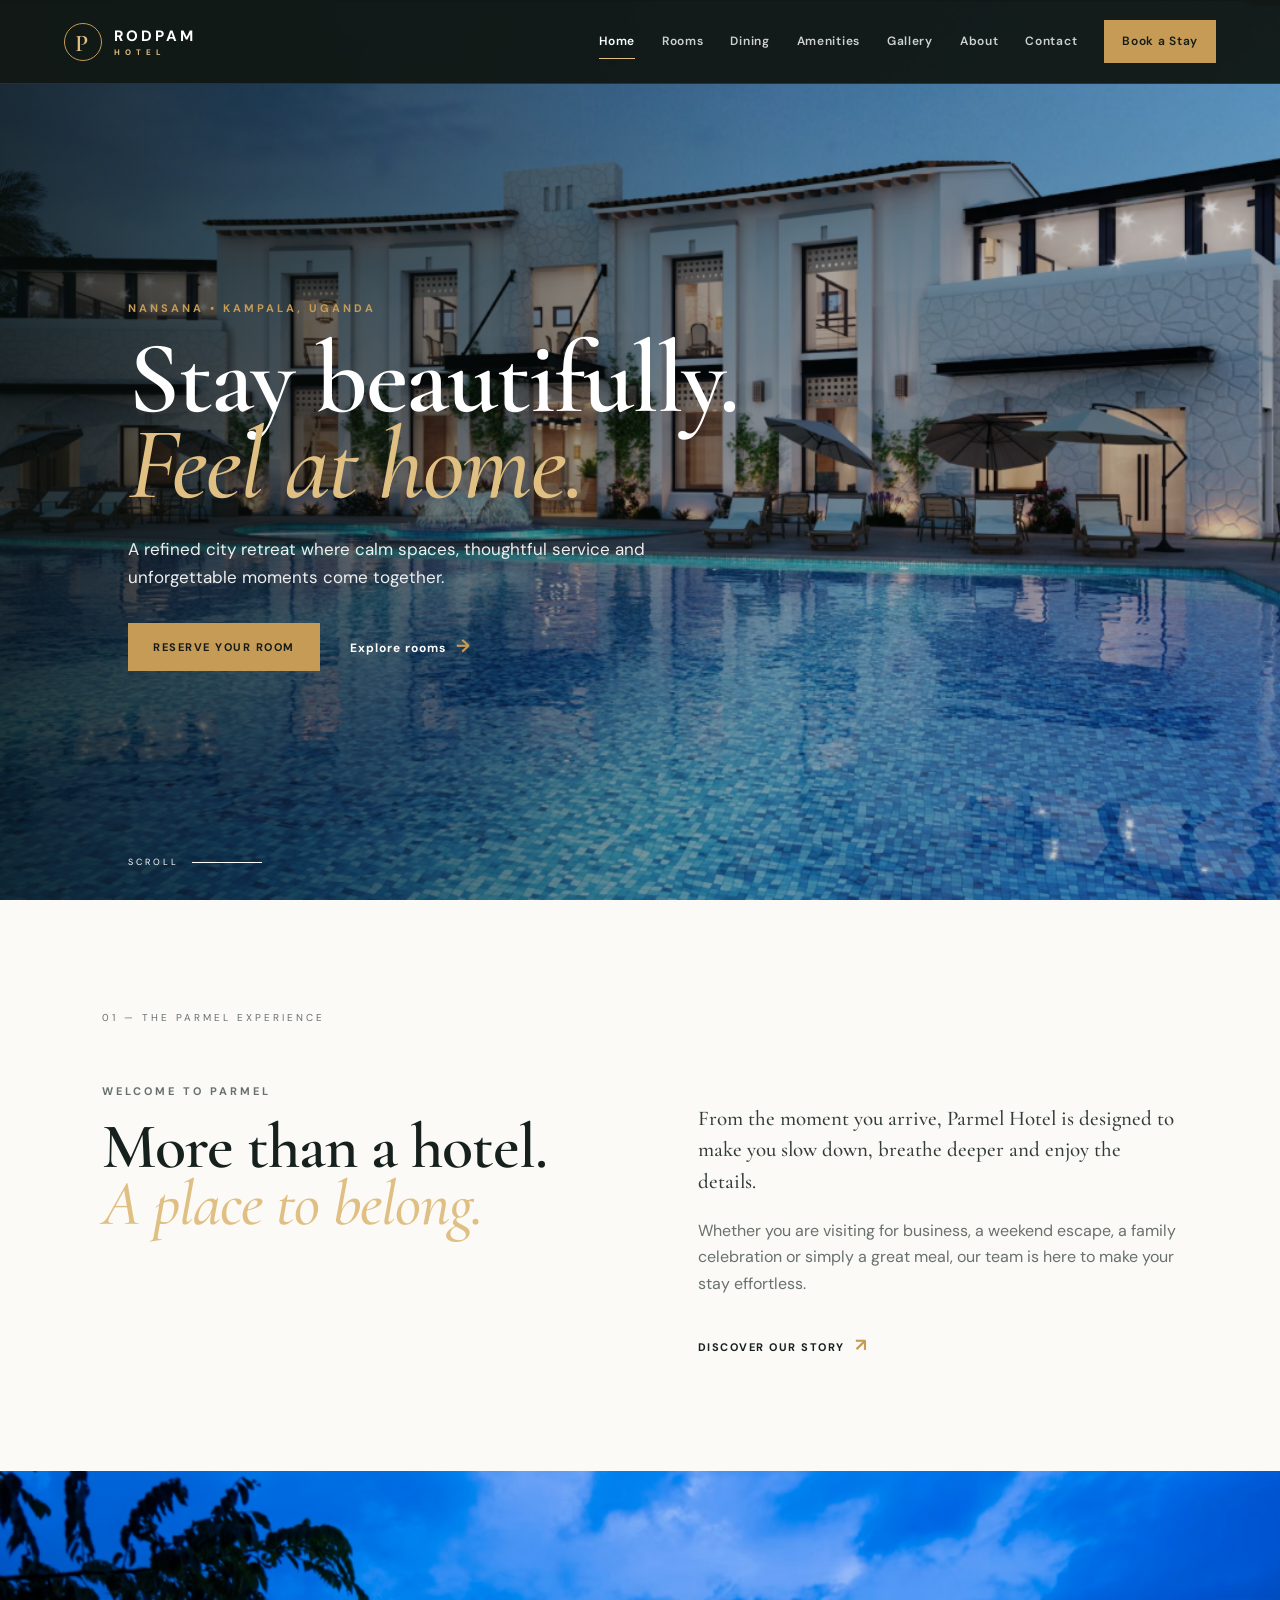
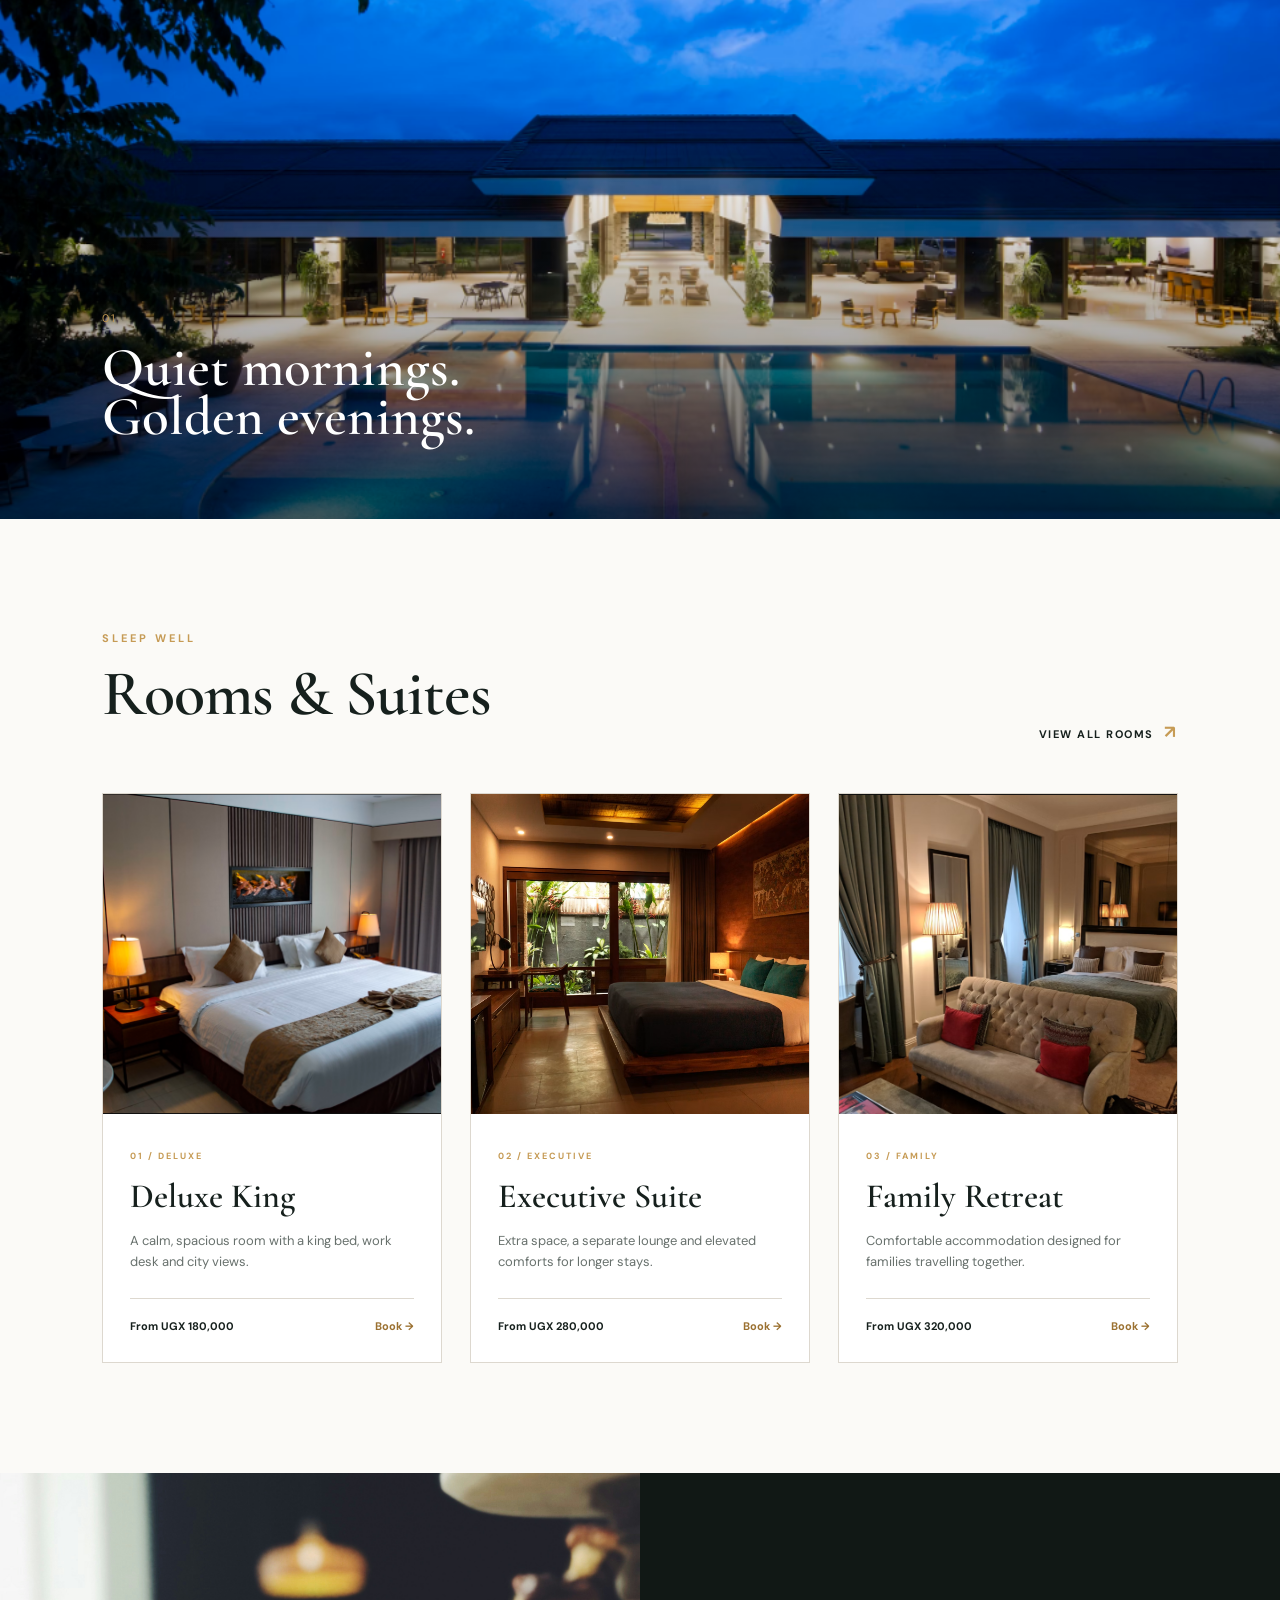
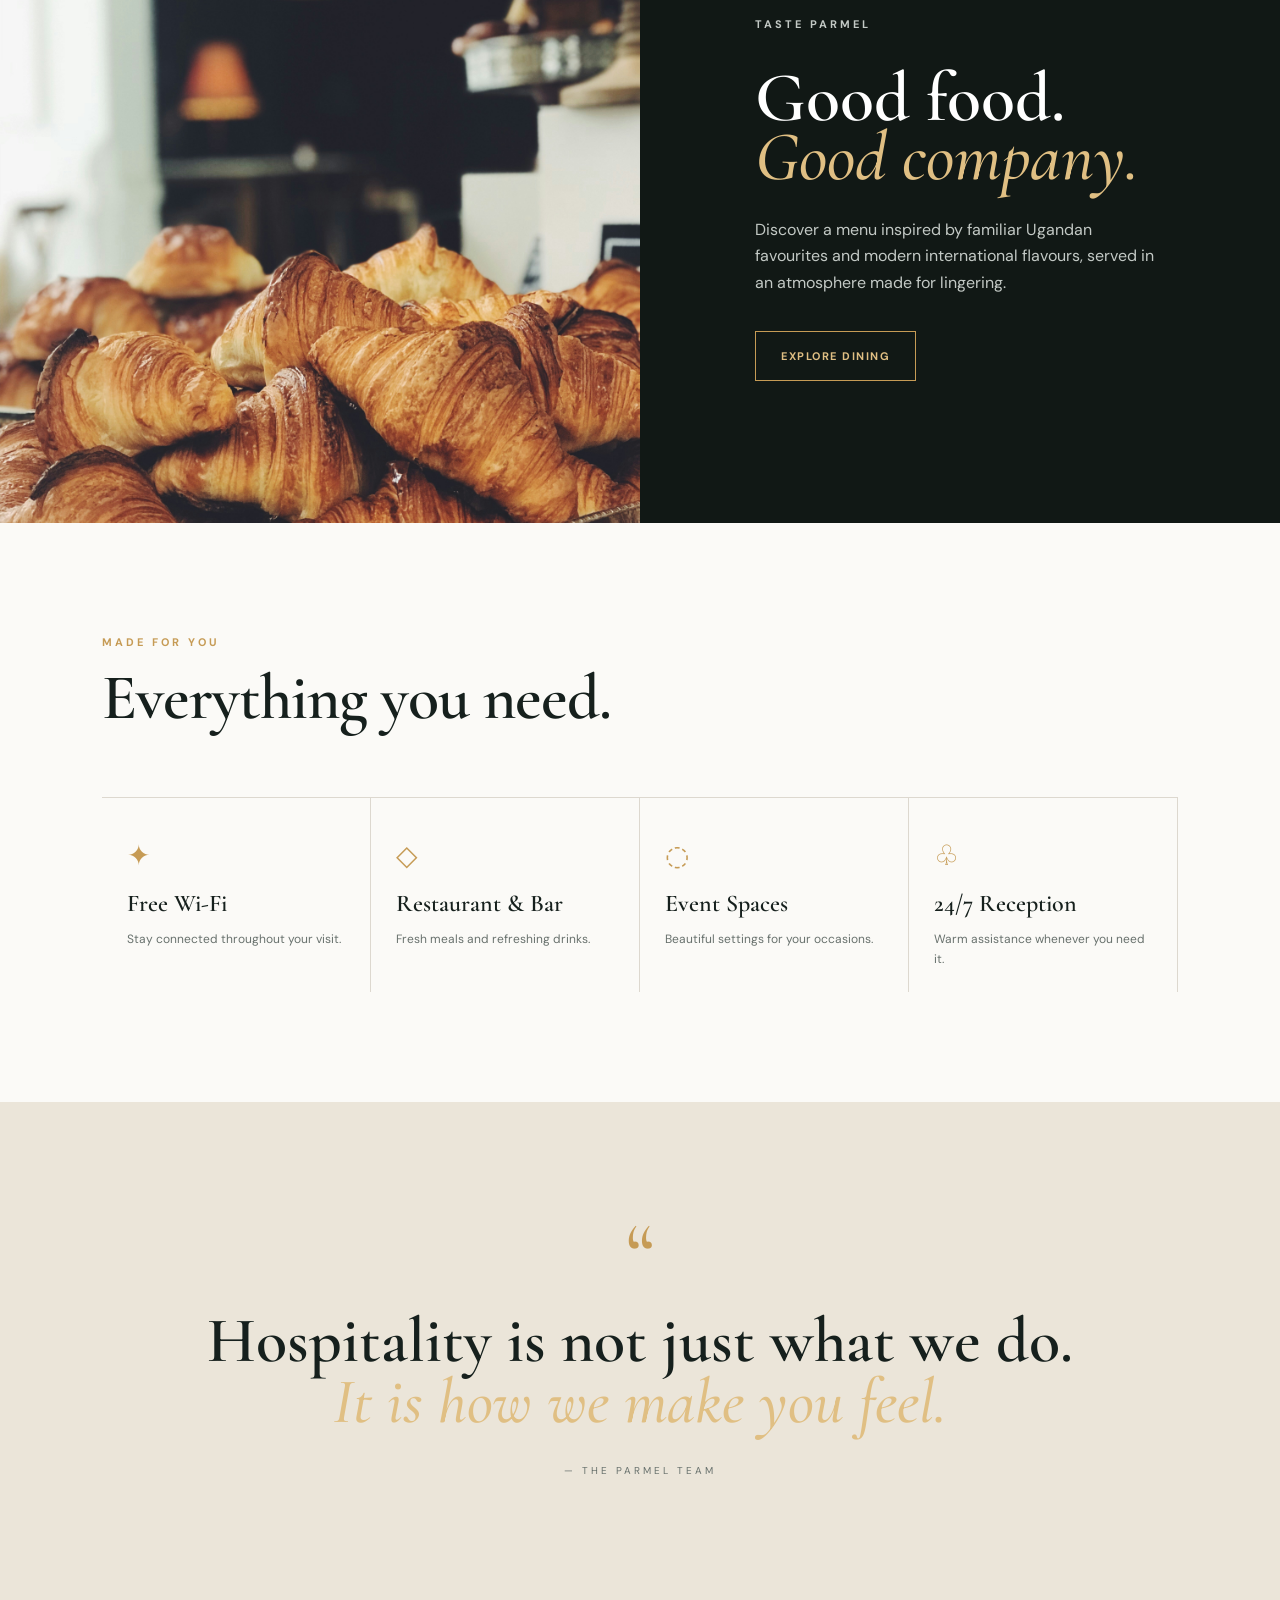
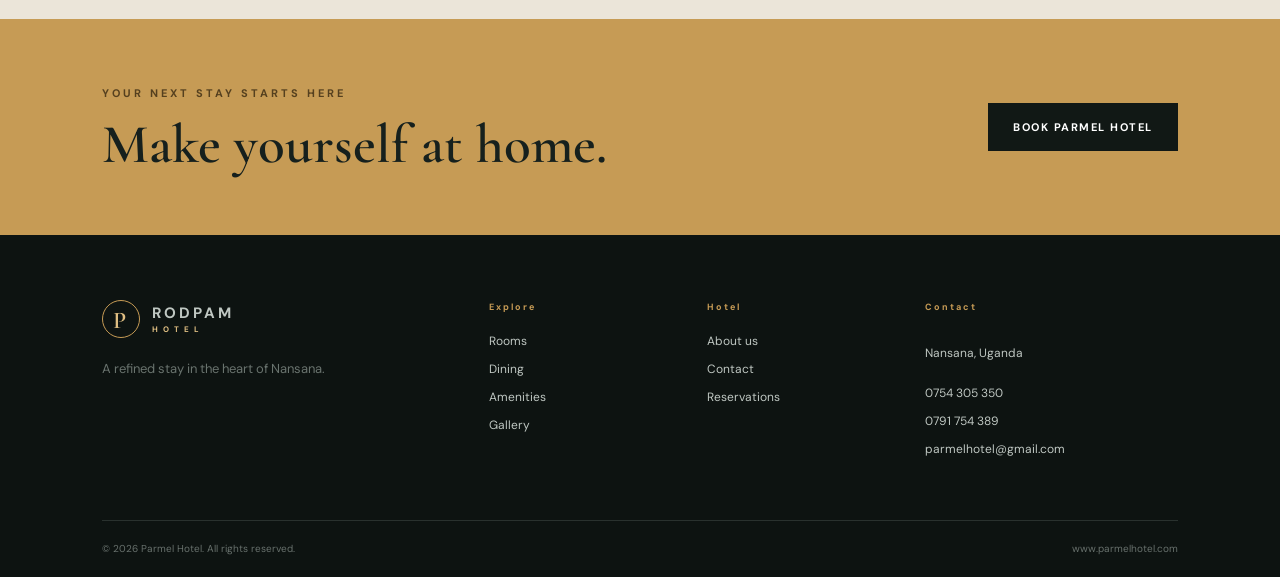
<file: index.html>
<!DOCTYPE html>
<html lang="en">

<head>
    <meta charset="UTF-8">
    <meta name="viewport" content="width=device-width, initial-scale=1.0">
    <title>Parmel Hotel | Welcome to Exceptional Hospitality</title>
    <meta name="description"
        content="Parmel Hotel in Nansana — elegant rooms, dining, events and warm Ugandan hospitality.">
    <link rel="preconnect" href="https://fonts.googleapis.com">
    <link rel="preconnect" href="https://fonts.gstatic.com" crossorigin>
    <link
        href="https://fonts.googleapis.com/css2?family=Cormorant+Garamond:wght@500;600;700&family=DM+Sans:wght@400;500;600;700&display=swap"
        rel="stylesheet">
    <link rel="stylesheet" href="style.css">
</head>

<body>
    <header class="site-header" id="siteHeader">
        <a class="brand" href="index.html"><span class="brand-mark">P</span><span>RODPAM <small>HOTEL</small></span></a>
        <button class="menu-toggle" aria-label="Open menu"><span></span><span></span><span></span></button>
        <nav class="nav">
            <a class="active" href="index.html">Home</a><a href="rooms.html">Rooms</a><a href="dining.html">Dining</a>
            <a href="amenities.html">Amenities</a><a href="gallery.html">Gallery</a><a href="about.html">About</a><a
                href="contact.html">Contact</a>
            <a class="nav-cta" href="booking.html">Book a Stay</a>
        </nav>
    </header>

    <main>
        <section class="hero hero-home">
            <div class="hero-overlay"></div>
            <div class="hero-content reveal">
                <p class="eyebrow">NANSANA • KAMPALA, UGANDA</p>
                <h1>Stay beautifully.<br><em>Feel at home.</em></h1>
                <p class="hero-copy">A refined city retreat where calm spaces, thoughtful service and unforgettable
                    moments come together.</p>
                <div class="hero-actions"><a class="btn btn-gold" href="booking.html">Reserve Your Room</a><a
                        class="text-link" href="rooms.html">Explore rooms <span>→</span></a></div>
            </div>
            <div class="hero-scroll">SCROLL <span></span></div>
        </section>

        <section class="intro section">
            <div class="section-label">01 — THE PARMEL EXPERIENCE</div>
            <div class="intro-grid">
                <div>
                    <p class="eyebrow">WELCOME TO PARMEL</p>
                    <h2>More than a hotel.<br><em>A place to belong.</em></h2>
                </div>
                <div>
                    <p class="lead">From the moment you arrive, Parmel Hotel is designed to make you slow down, breathe
                        deeper and enjoy the details.</p>
                    <p>Whether you are visiting for business, a weekend escape, a family celebration or simply a great
                        meal, our team is here to make your stay effortless.</p><a class="arrow-link"
                        href="about.html">Discover our story <span>↗️</span></a>
                </div>
            </div>
        </section>

        <section class="feature-image">
            <div class="feature-caption"><span>01</span>
                <h3>Quiet mornings.<br>Golden evenings.</h3>
            </div>
        </section>

        <section class="rooms-preview section">
            <div class="section-head">
                <div>
                    <p class="eyebrow">SLEEP WELL</p>
                    <h2>Rooms & Suites</h2>
                </div><a class="arrow-link" href="rooms.html">View all rooms <span>↗️</span></a>
            </div>
            <div class="card-grid three">
                <article class="room-card">
                    <div class="room-img room1"></div>
                    <div class="card-body"><span class="tag">01 / DELUXE</span>
                        <h3>Deluxe King</h3>
                        <p>A calm, spacious room with a king bed, work desk and city views.</p>
                        <div class="card-bottom"><strong>From UGX 180,000</strong><a href="booking.html">Book →</a>
                        </div>
                    </div>
                </article>
                <article class="room-card">
                    <div class="room-img room2"></div>
                    <div class="card-body"><span class="tag">02 / EXECUTIVE</span>
                        <h3>Executive Suite</h3>
                        <p>Extra space, a separate lounge and elevated comforts for longer stays.</p>
                        <div class="card-bottom"><strong>From UGX 280,000</strong><a href="booking.html">Book →</a>
                        </div>
                    </div>
                </article>
                <article class="room-card">
                    <div class="room-img room3"></div>
                    <div class="card-body"><span class="tag">03 / FAMILY</span>
                        <h3>Family Retreat</h3>
                        <p>Comfortable accommodation designed for families travelling together.</p>
                        <div class="card-bottom"><strong>From UGX 320,000</strong><a href="booking.html">Book →</a>
                        </div>
                    </div>
                </article>
            </div>
        </section>

        <section class="dark-section dining-teaser">
            <div class="split-image dining-img"></div>
            <div class="split-content">
                <p class="eyebrow">TASTE PARMEL</p>
                <h2>Good food.<br><em>Good company.</em></h2>
                <p>Discover a menu inspired by familiar Ugandan favourites and modern international flavours, served in
                    an atmosphere made for lingering.</p><a class="btn btn-outline" href="dining.html">Explore
                    dining</a>
            </div>
        </section>

        <section class="amenity-strip section">
            <div class="section-head">
                <div>
                    <p class="eyebrow">MADE FOR YOU</p>
                    <h2>Everything you need.</h2>
                </div>
            </div>
            <div class="amenity-grid">
                <div><span>✦</span>
                    <h3>Free Wi-Fi</h3>
                    <p>Stay connected throughout your visit.</p>
                </div>
                <div><span>◇</span>
                    <h3>Restaurant & Bar</h3>
                    <p>Fresh meals and refreshing drinks.</p>
                </div>
                <div><span>◌</span>
                    <h3>Event Spaces</h3>
                    <p>Beautiful settings for your occasions.</p>
                </div>
                <div><span>♧</span>
                    <h3>24/7 Reception</h3>
                    <p>Warm assistance whenever you need it.</p>
                </div>
            </div>
        </section>

        <section class="quote-section">
            <div class="quote-inner"><span class="quote-mark">“</span>
                <blockquote>Hospitality is not just what we do.<br><em>It is how we make you feel.</em></blockquote>
                <p>— THE PARMEL TEAM</p>
            </div>
        </section>

        <section class="cta-banner">
            <div>
                <p class="eyebrow">YOUR NEXT STAY STARTS HERE</p>
                <h2>Make yourself at home.</h2>
            </div><a class="btn btn-gold" href="booking.html">Book Parmel Hotel</a>
        </section>
    </main>

    <footer class="footer">
        <div class="footer-top">
            <div><a class="brand footer-brand" href="index.html"><span class="brand-mark">P</span><span>RODPAM
                        <small>HOTEL</small></span></a>
                <p class="footer-note">A refined stay in the heart of Nansana.</p>
            </div>
            <div class="footer-col">
                <h4>Explore</h4><a href="rooms.html">Rooms</a><a href="dining.html">Dining</a><a
                    href="amenities.html">Amenities</a><a href="gallery.html">Gallery</a>
            </div>
            <div class="footer-col">
                <h4>Hotel</h4><a href="about.html">About us</a><a href="contact.html">Contact</a><a
                    href="booking.html">Reservations</a>
            </div>
            <div class="footer-col">
                <h4>Contact</h4>
                <p>Nansana, Uganda</p><a href="tel:0754305350">0754 305 350</a><a href="tel:0791754389">0791 754
                    389</a><a href="mailto:parmelhotel@gmail.com">parmelhotel@gmail.com</a>
            </div>
        </div>
        <div class="footer-bottom"><span>© 2026 Parmel Hotel. All rights
                reserved.</span><span>www.parmelhotel.com</span></div>
    </footer>
    <script src="main.js"></script>
</body>

</html>
</file>
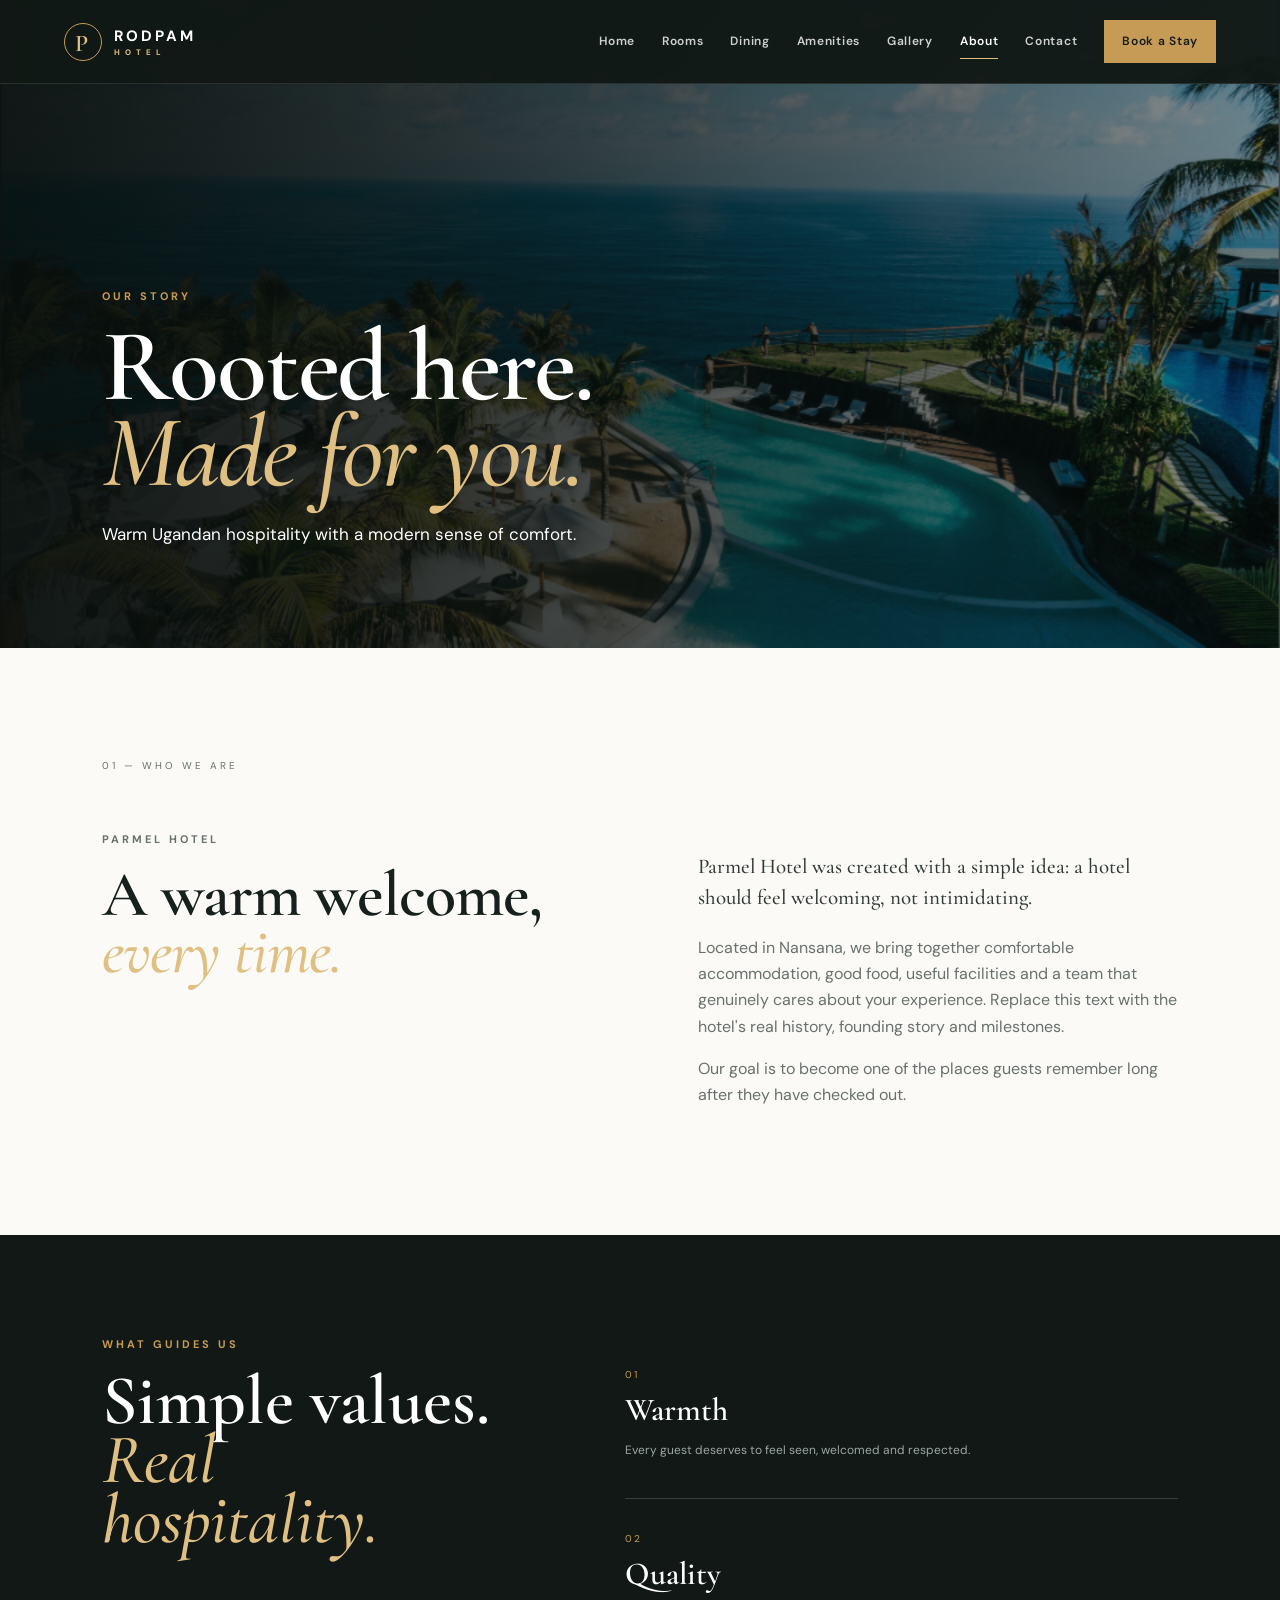
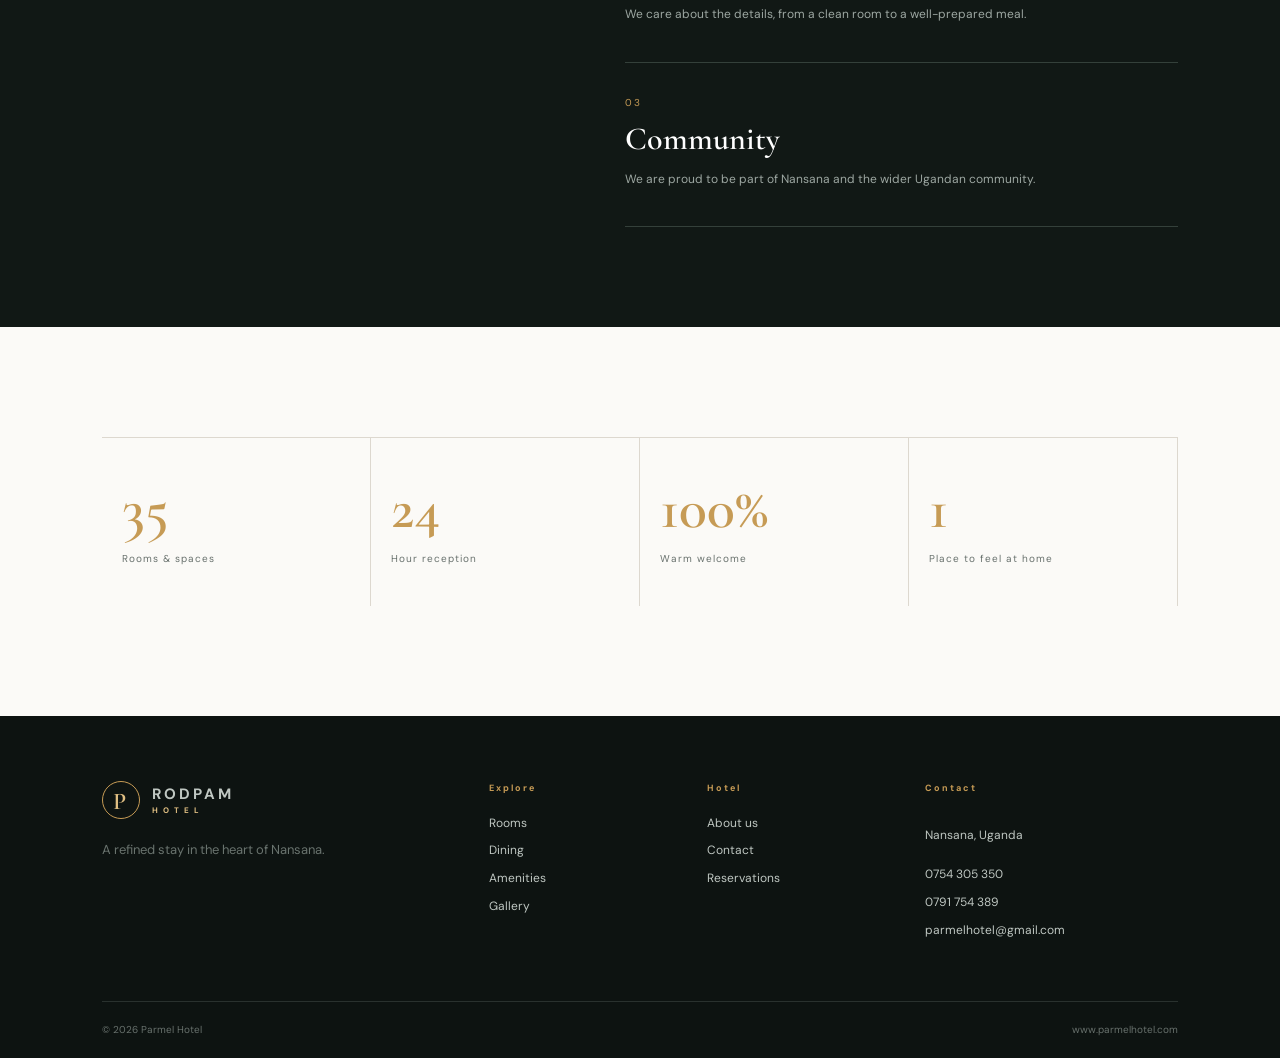
<file: about.html>
<!DOCTYPE html>
<html lang="en">

<head>
    <meta charset="UTF-8">
    <meta name="viewport" content="width=device-width, initial-scale=1.0">
    <title>About Us | Parmel Hotel</title>
    <link rel="preconnect" href="https://fonts.googleapis.com">
    <link rel="preconnect" href="https://fonts.gstatic.com" crossorigin>
    <link
        href="https://fonts.googleapis.com/css2?family=Cormorant+Garamond:wght@500;600;700&family=DM+Sans:wght@400;500;600;700&display=swap"
        rel="stylesheet">
    <link rel="stylesheet" href="style.css">
</head>

<body>
    <header class="site-header"><a class="brand" href="index.html"><span class="brand-mark">P</span><span>RODPAM
                <small>HOTEL</small></span></a><button
            class="menu-toggle"><span></span><span></span><span></span></button>
        <nav class="nav"><a href="index.html">Home</a><a href="rooms.html">Rooms</a><a href="dining.html">Dining</a><a
                href="amenities.html">Amenities</a><a href="gallery.html">Gallery</a><a class="active"
                href="about.html">About</a><a href="contact.html">Contact</a><a class="nav-cta" href="booking.html">Book
                a Stay</a></nav>
    </header>
    <main>
        <section class="page-hero about-hero">
            <div class="hero-overlay"></div>
            <div class="page-hero-content">
                <p class="eyebrow">OUR STORY</p>
                <h1>Rooted here.<br><em>Made for you.</em></h1>
                <p>Warm Ugandan hospitality with a modern sense of comfort.</p>
            </div>
        </section>
        <section class="section about-story">
            <div class="section-label">01 — WHO WE ARE</div>
            <div class="intro-grid">
                <div>
                    <p class="eyebrow">PARMEL HOTEL</p>
                    <h2>A warm welcome,<br><em>every time.</em></h2>
                </div>
                <div>
                    <p class="lead">Parmel Hotel was created with a simple idea: a hotel should feel welcoming, not
                        intimidating.</p>
                    <p>Located in Nansana, we bring together comfortable accommodation, good food, useful facilities and
                        a team that genuinely cares about your experience. Replace this text with the hotel's real
                        history, founding story and milestones.</p>
                    <p>Our goal is to become one of the places guests remember long after they have checked out.</p>
                </div>
            </div>
        </section>
        <section class="values dark-section">
            <div>
                <p class="eyebrow">WHAT GUIDES US</p>
                <h2>Simple values.<br><em>Real hospitality.</em></h2>
            </div>
            <div class="values-list">
                <div><span>01</span>
                    <h3>Warmth</h3>
                    <p>Every guest deserves to feel seen, welcomed and respected.</p>
                </div>
                <div><span>02</span>
                    <h3>Quality</h3>
                    <p>We care about the details, from a clean room to a well-prepared meal.</p>
                </div>
                <div><span>03</span>
                    <h3>Community</h3>
                    <p>We are proud to be part of Nansana and the wider Ugandan community.</p>
                </div>
            </div>
        </section>
        <section class="section">
            <div class="stats">
                <div><strong data-count="35">35</strong><span>Rooms & spaces</span></div>
                <div><strong data-count="24">24</strong><span>Hour reception</span></div>
                <div><strong data-count="100">100%</strong><span>Warm welcome</span></div>
                <div><strong>1</strong><span>Place to feel at home</span></div>
            </div>
        </section>
    </main>
    <footer class="footer">
        <div class="footer-top">
            <div><a class="brand footer-brand" href="index.html"><span class="brand-mark">P</span><span>RODPAM
                        <small>HOTEL</small></span></a>
                <p class="footer-note">A refined stay in the heart of Nansana.</p>
            </div>
            <div class="footer-col">
                <h4>Explore</h4><a href="rooms.html">Rooms</a><a href="dining.html">Dining</a><a
                    href="amenities.html">Amenities</a><a href="gallery.html">Gallery</a>
            </div>
            <div class="footer-col">
                <h4>Hotel</h4><a href="about.html">About us</a><a href="contact.html">Contact</a><a
                    href="booking.html">Reservations</a>
            </div>
            <div class="footer-col">
                <h4>Contact</h4>
                <p>Nansana, Uganda</p><a href="tel:0754305350">0754 305 350</a><a href="tel:0791754389">0791 754
                    389</a><a href="mailto:parmelhotel@gmail.com">parmelhotel@gmail.com</a>
            </div>
        </div>
        <div class="footer-bottom"><span>© 2026 Parmel Hotel</span><span>www.parmelhotel.com</span></div>
    </footer>
    <script src="main.js"></script>
</body>

</html>
</file>
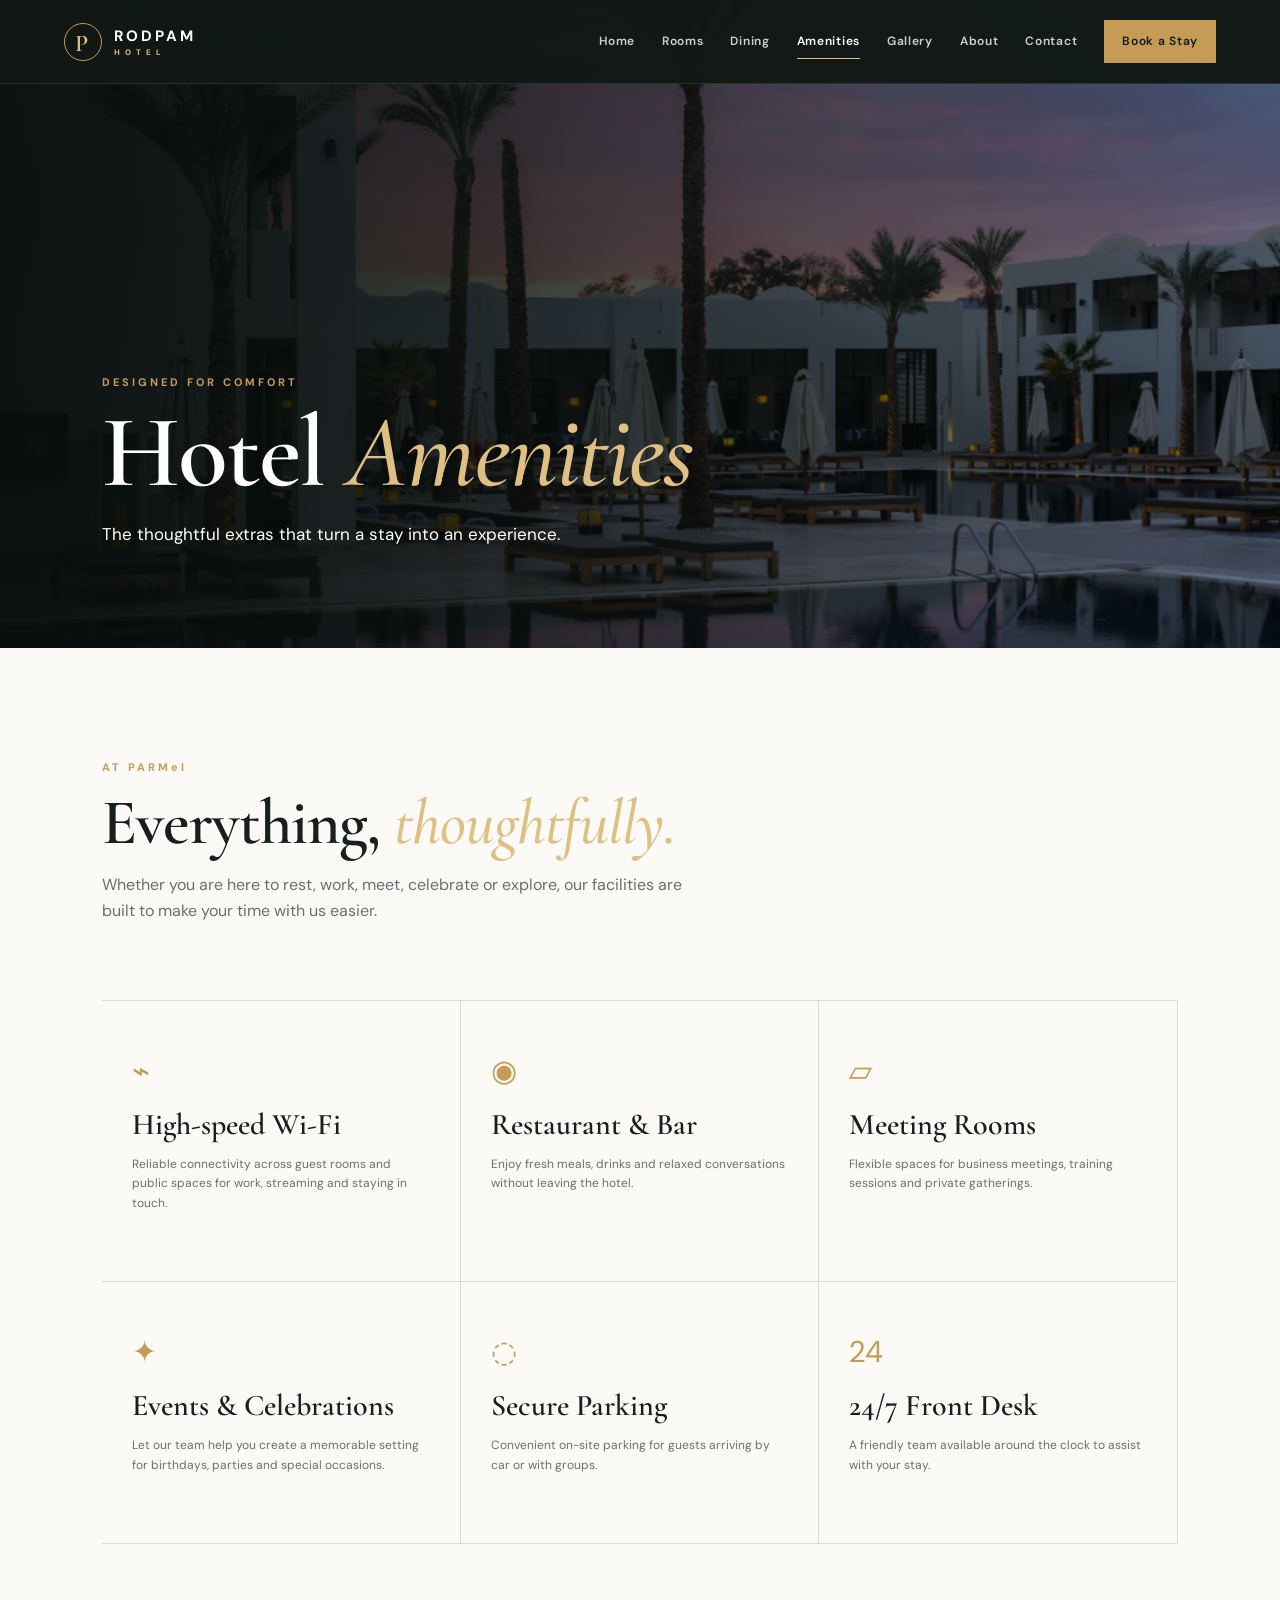
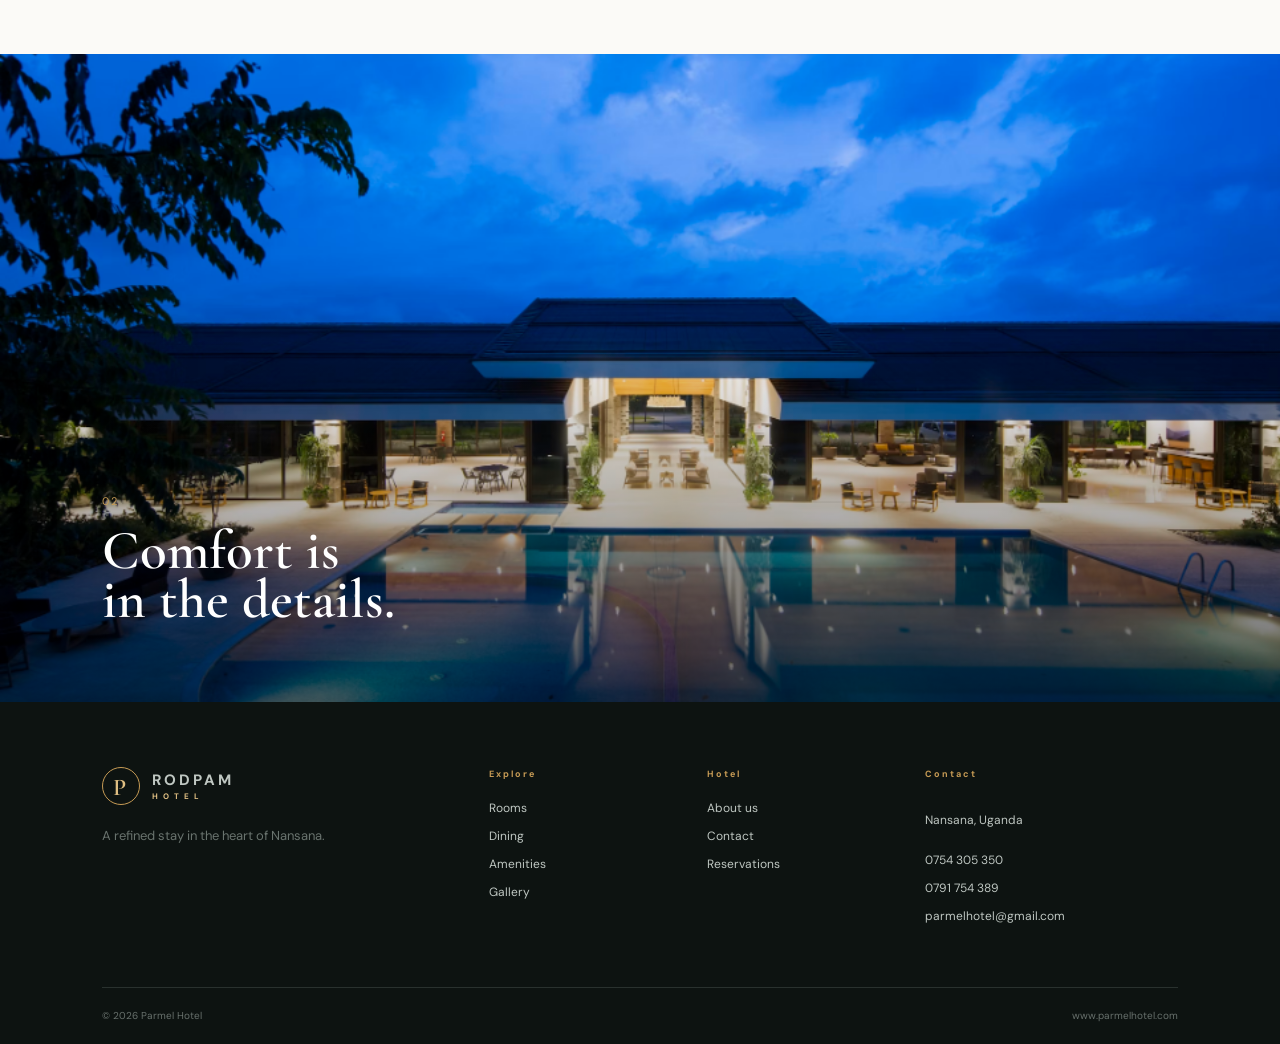
<file: amenities.html>
<!DOCTYPE html>
<html lang="en">

<head>
    <meta charset="UTF-8">
    <meta name="viewport" content="width=device-width, initial-scale=1.0">
    <title>Amenities | Parmel Hotel</title>
    <link rel="preconnect" href="https://fonts.googleapis.com">
    <link rel="preconnect" href="https://fonts.gstatic.com" crossorigin>
    <link
        href="https://fonts.googleapis.com/css2?family=Cormorant+Garamond:wght@500;600;700&family=DM+Sans:wght@400;500;600;700&display=swap"
        rel="stylesheet">
    <link rel="stylesheet" href="style.css">
</head>

<body>
    <header class="site-header"><a class="brand" href="index.html"><span class="brand-mark">P</span><span>RODPAM
                <small>HOTEL</small></span></a><button
            class="menu-toggle"><span></span><span></span><span></span></button>
        <nav class="nav"><a href="index.html">Home</a><a href="rooms.html">Rooms</a><a href="dining.html">Dining</a><a
                class="active" href="amenities.html">Amenities</a><a href="gallery.html">Gallery</a><a
                href="about.html">About</a><a href="contact.html">Contact</a><a class="nav-cta" href="booking.html">Book
                a Stay</a></nav>
    </header>
    <main>
        <section class="page-hero amenities-hero">
            <div class="hero-overlay"></div>
            <div class="page-hero-content">
                <p class="eyebrow">DESIGNED FOR COMFORT</p>
                <h1>Hotel <em>Amenities</em></h1>
                <p>The thoughtful extras that turn a stay into an experience.</p>
            </div>
        </section>
        <section class="section">
            <div class="section-intro">
                <p class="eyebrow">AT PARMel</p>
                <h2>Everything, <em>thoughtfully.</em></h2>
                <p>Whether you are here to rest, work, meet, celebrate or explore, our facilities are built to make your
                    time with us easier.</p>
            </div>
            <div class="amenities-large">
                <article>
                    <div class="amenity-icon">⌁</div>
                    <h3>High-speed Wi-Fi</h3>
                    <p>Reliable connectivity across guest rooms and public spaces for work, streaming and staying in
                        touch.</p>
                </article>
                <article>
                    <div class="amenity-icon">◉</div>
                    <h3>Restaurant & Bar</h3>
                    <p>Enjoy fresh meals, drinks and relaxed conversations without leaving the hotel.</p>
                </article>
                <article>
                    <div class="amenity-icon">▱</div>
                    <h3>Meeting Rooms</h3>
                    <p>Flexible spaces for business meetings, training sessions and private gatherings.</p>
                </article>
                <article>
                    <div class="amenity-icon">✦</div>
                    <h3>Events & Celebrations</h3>
                    <p>Let our team help you create a memorable setting for birthdays, parties and special occasions.
                    </p>
                </article>
                <article>
                    <div class="amenity-icon">◌</div>
                    <h3>Secure Parking</h3>
                    <p>Convenient on-site parking for guests arriving by car or with groups.</p>
                </article>
                <article>
                    <div class="amenity-icon">24</div>
                    <h3>24/7 Front Desk</h3>
                    <p>A friendly team available around the clock to assist with your stay.</p>
                </article>
            </div>
        </section>
        <section class="feature-image amenities-photo">
            <div class="feature-caption"><span>02</span>
                <h3>Comfort is<br>in the details.</h3>
            </div>
        </section>
    </main>
    <footer class="footer">
        <div class="footer-top">
            <div><a class="brand footer-brand" href="index.html"><span class="brand-mark">P</span><span>RODPAM
                        <small>HOTEL</small></span></a>
                <p class="footer-note">A refined stay in the heart of Nansana.</p>
            </div>
            <div class="footer-col">
                <h4>Explore</h4><a href="rooms.html">Rooms</a><a href="dining.html">Dining</a><a
                    href="amenities.html">Amenities</a><a href="gallery.html">Gallery</a>
            </div>
            <div class="footer-col">
                <h4>Hotel</h4><a href="about.html">About us</a><a href="contact.html">Contact</a><a
                    href="booking.html">Reservations</a>
            </div>
            <div class="footer-col">
                <h4>Contact</h4>
                <p>Nansana, Uganda</p><a href="tel:0754305350">0754 305 350</a><a href="tel:0791754389">0791 754
                    389</a><a href="mailto:parmelhotel@gmail.com">parmelhotel@gmail.com</a>
            </div>
        </div>
        <div class="footer-bottom"><span>© 2026 Parmel Hotel</span><span>www.parmelhotel.com</span></div>
    </footer>
    <script src="main.js"></script>
</body>

</html>
</file>
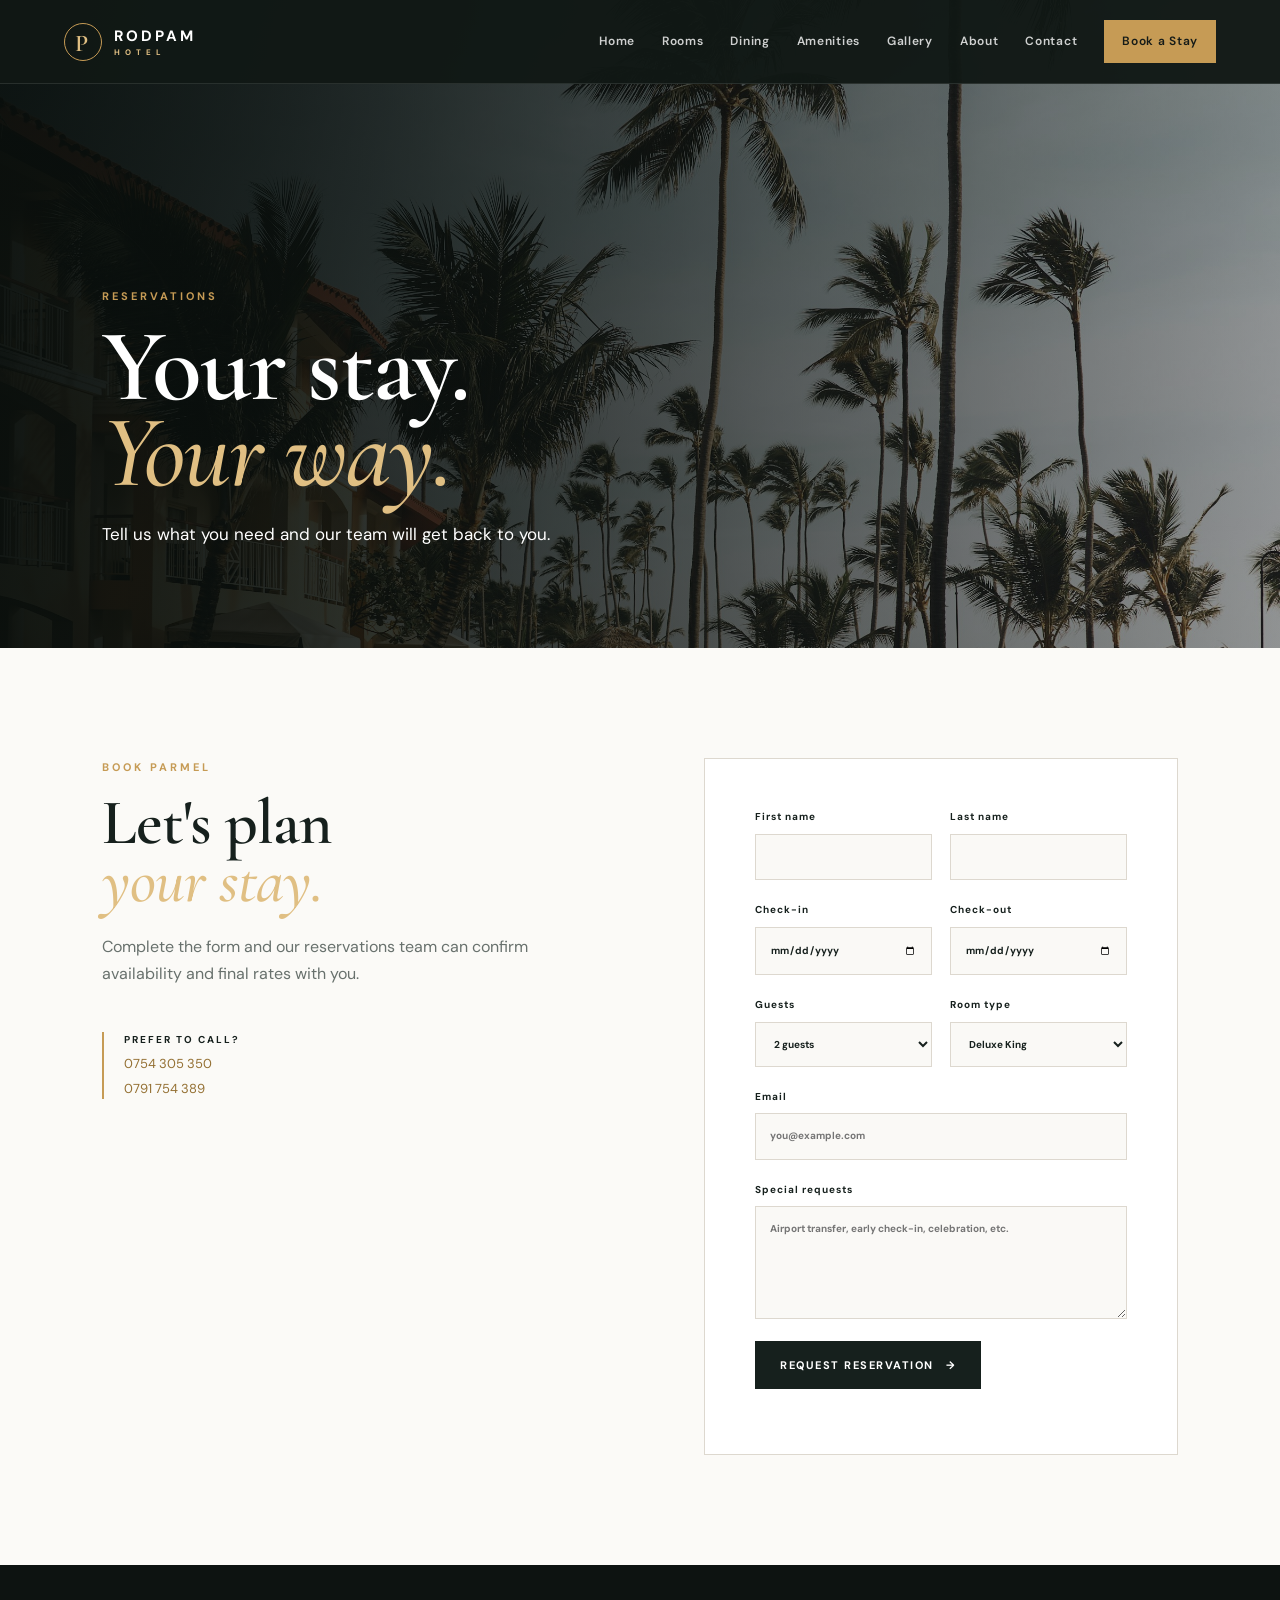
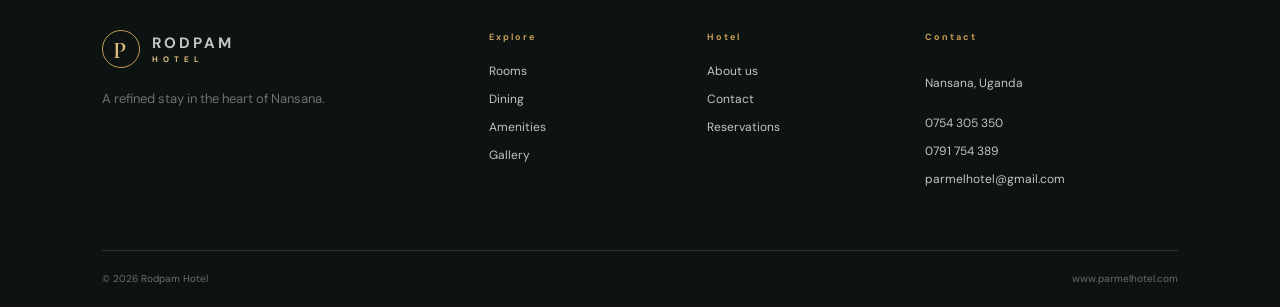
<file: booking.html>
<!DOCTYPE html>
<html lang="en">

<head>
    <meta charset="UTF-8">
    <meta name="viewport" content="width=device-width, initial-scale=1.0">
    <title>Book a Stay | Parmel Hotel</title>
    <link rel="preconnect" href="https://fonts.googleapis.com">
    <link rel="preconnect" href="https://fonts.gstatic.com" crossorigin>
    <link
        href="https://fonts.googleapis.com/css2?family=Cormorant+Garamond:wght@500;600;700&family=DM+Sans:wght@400;500;600;700&display=swap"
        rel="stylesheet">
    <link rel="stylesheet" href="style.css">
</head>

<body>
    <header class="site-header"><a class="brand" href="index.html"><span class="brand-mark">P</span><span>RODPAM
                <small>HOTEL</small></span></a><button
            class="menu-toggle"><span></span><span></span><span></span></button>
        <nav class="nav"><a href="index.html">Home</a><a href="rooms.html">Rooms</a><a href="dining.html">Dining</a><a
                href="amenities.html">Amenities</a><a href="gallery.html">Gallery</a><a href="about.html">About</a><a
                href="contact.html">Contact</a><a class="nav-cta active" href="booking.html">Book a Stay</a></nav>
    </header>
    <main>
        <section class="page-hero booking-hero">
            <div class="hero-overlay"></div>
            <div class="page-hero-content">
                <p class="eyebrow">RESERVATIONS</p>
                <h1>Your stay.<br><em>Your way.</em></h1>
                <p>Tell us what you need and our team will get back to you.</p>
            </div>
        </section>
        <section class="section booking-section">
            <div class="booking-layout">
                <div class="booking-copy">
                    <p class="eyebrow">BOOK PARMEL</p>
                    <h2>Let's plan<br><em>your stay.</em></h2>
                    <p>Complete the form and our reservations team can confirm availability and final rates with you.
                    </p>
                    <div class="booking-note"><strong>Prefer to call?</strong><a href="tel:0754305350">0754 305
                            350</a><a href="tel:0791754389">0791 754 389</a></div>
                </div>
                <form class="booking-form" id="bookingForm">
                    <div class="form-row"><label>First name<input required type="text"
                                name="firstName"></label><label>Last name<input required type="text"
                                name="lastName"></label></div>
                    <div class="form-row"><label>Check-in<input required type="date"
                                name="checkin"></label><label>Check-out<input required type="date"
                                name="checkout"></label></div>
                    <div class="form-row"><label>Guests<select name="guests">
                                <option>1 guest</option>
                                <option selected>2 guests</option>
                                <option>3 guests</option>
                                <option>4 guests</option>
                                <option>5+ guests</option>
                            </select></label><label>Room type<select name="room">
                                <option>Deluxe King</option>
                                <option>Executive Suite</option>
                                <option>Family Retreat</option>
                            </select></label></div><label>Email<input required type="email" name="email"
                            placeholder="you@example.com"></label><label>Special requests<textarea name="requests"
                            rows="5"
                            placeholder="Airport transfer, early check-in, celebration, etc."></textarea></label><button
                        class="btn btn-dark" type="submit">Request reservation <span>→</span></button>
                    <p class="form-message"></p>
                </form>
            </div>
        </section>
    </main>
    <footer class="footer">
        <div class="footer-top">
            <div><a class="brand footer-brand" href="index.html"><span class="brand-mark">P</span><span>RODPAM
                        <small>HOTEL</small></span></a>
                <p class="footer-note">A refined stay in the heart of Nansana.</p>
            </div>
            <div class="footer-col">
                <h4>Explore</h4><a href="rooms.html">Rooms</a><a href="dining.html">Dining</a><a
                    href="amenities.html">Amenities</a><a href="gallery.html">Gallery</a>
            </div>
            <div class="footer-col">
                <h4>Hotel</h4><a href="about.html">About us</a><a href="contact.html">Contact</a><a
                    href="booking.html">Reservations</a>
            </div>
            <div class="footer-col">
                <h4>Contact</h4>
                <p>Nansana, Uganda</p><a href="tel:0754305350">0754 305 350</a><a href="tel:0791754389">0791 754
                    389</a><a href="mailto:parmelhotel@gmail.com">parmelhotel@gmail.com</a>
            </div>
        </div>
        <div class="footer-bottom"><span>© 2026 Rodpam Hotel</span><span>www.parmelhotel.com</span></div>
    </footer>
    <script src="main.js"></script>
</body>

</html>
</file>
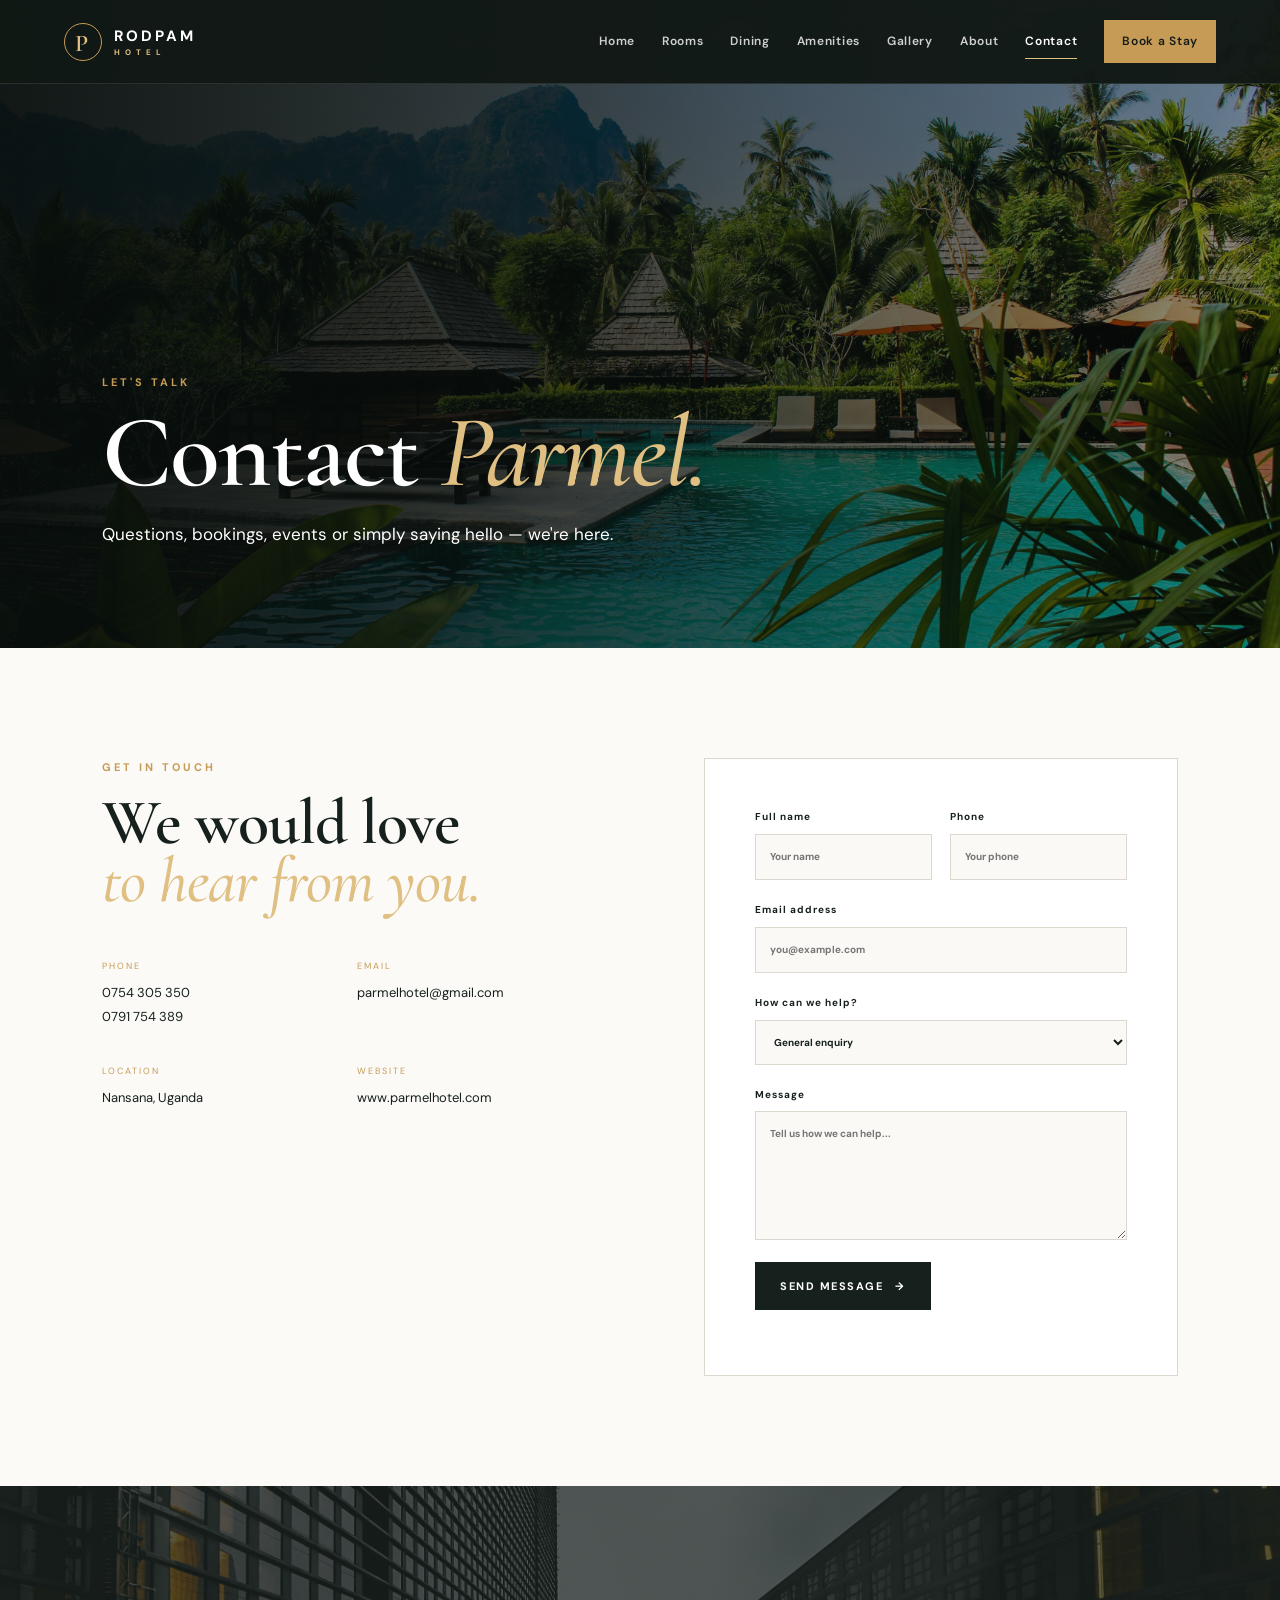
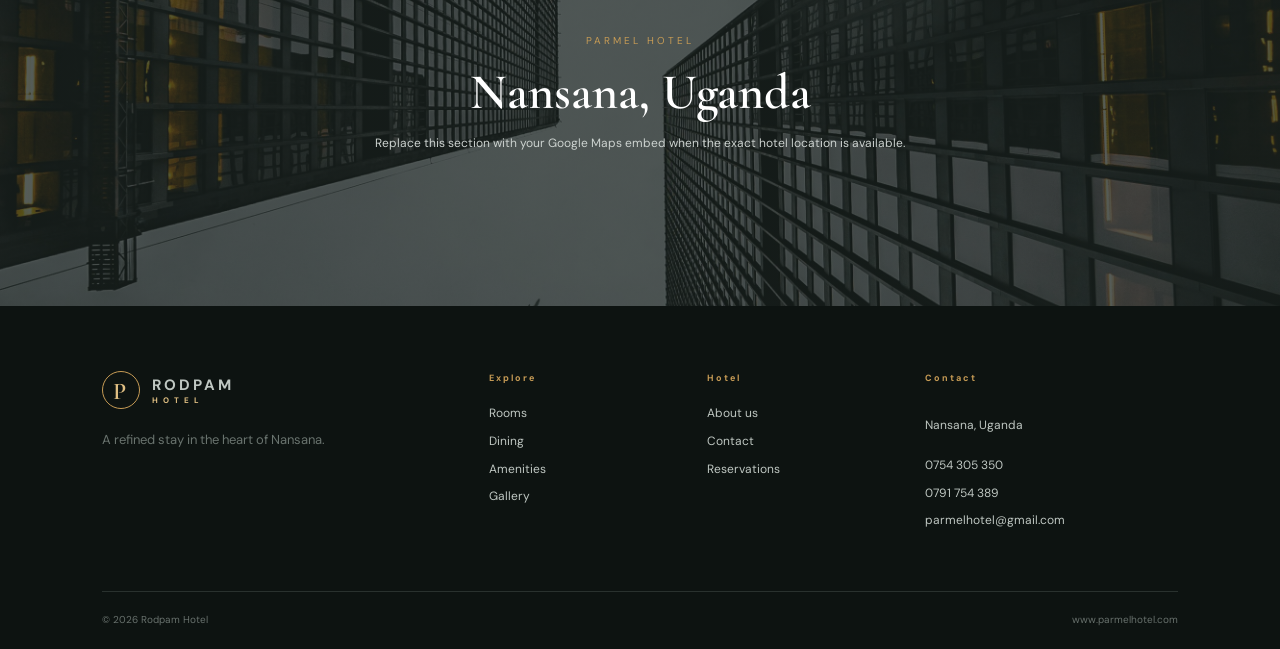
<file: contact.html>
<!DOCTYPE html>
<html lang="en">

<head>
    <meta charset="UTF-8">
    <meta name="viewport" content="width=device-width, initial-scale=1.0">
    <title>Contact | Parmel Hotel</title>
    <link rel="preconnect" href="https://fonts.googleapis.com">
    <link rel="preconnect" href="https://fonts.gstatic.com" crossorigin>
    <link
        href="https://fonts.googleapis.com/css2?family=Cormorant+Garamond:wght@500;600;700&family=DM+Sans:wght@400;500;600;700&display=swap"
        rel="stylesheet">
    <link rel="stylesheet" href="style.css">
</head>

<body>
    <header class="site-header"><a class="brand" href="index.html"><span class="brand-mark">P</span><span>RODPAM
                <small>HOTEL</small></span></a><button
            class="menu-toggle"><span></span><span></span><span></span></button>
        <nav class="nav"><a href="index.html">Home</a><a href="rooms.html">Rooms</a><a href="dining.html">Dining</a><a
                href="amenities.html">Amenities</a><a href="gallery.html">Gallery</a><a href="about.html">About</a><a
                class="active" href="contact.html">Contact</a><a class="nav-cta" href="booking.html">Book a Stay</a>
        </nav>
    </header>
    <main>
        <section class="page-hero contact-hero">
            <div class="hero-overlay"></div>
            <div class="page-hero-content">
                <p class="eyebrow">LET'S TALK</p>
                <h1>Contact <em>Parmel.</em></h1>
                <p>Questions, bookings, events or simply saying hello — we're here.</p>
            </div>
        </section>
        <section class="section contact-section">
            <div class="contact-grid">
                <div>
                    <p class="eyebrow">GET IN TOUCH</p>
                    <h2>We would love<br><em>to hear from you.</em></h2>
                    <div class="contact-details">
                        <div><span>PHONE</span><a href="tel:0754305350">0754 305 350</a><a href="tel:0791754389">0791
                                754 389</a></div>
                        <div><span>EMAIL</span><a href="mailto:parmelhotel@gmail.com">parmelhotel@gmail.com</a></div>
                        <div><span>LOCATION</span>
                            <p>Nansana, Uganda</p>
                        </div>
                        <div><span>WEBSITE</span>
                            <p>www.parmelhotel.com</p>
                        </div>
                    </div>
                </div>
                <form class="contact-form" id="contactForm">
                    <div class="form-row"><label>Full name<input required type="text"
                                placeholder="Your name"></label><label>Phone<input required type="tel"
                                placeholder="Your phone"></label></div><label>Email address<input required type="email"
                            placeholder="you@example.com"></label><label>How can we help?<select>
                            <option>General enquiry</option>
                            <option>Room reservation</option>
                            <option>Event / conference</option>
                            <option>Dining</option>
                        </select></label><label>Message<textarea required rows="6"
                            placeholder="Tell us how we can help..."></textarea></label><button class="btn btn-dark"
                        type="submit">Send message <span>→</span></button>
                    <p class="form-message"></p>
                </form>
            </div>
        </section>
        <section class="map-placeholder">
            <div><span>PARMEL HOTEL</span>
                <h2>Nansana, Uganda</h2>
                <p>Replace this section with your Google Maps embed when the exact hotel location is available.</p>
            </div>
        </section>
    </main>
    <footer class="footer">
        <div class="footer-top">
            <div><a class="brand footer-brand" href="index.html"><span class="brand-mark">P</span><span>RODPAM
                        <small>HOTEL</small></span></a>
                <p class="footer-note">A refined stay in the heart of Nansana.</p>
            </div>
            <div class="footer-col">
                <h4>Explore</h4><a href="rooms.html">Rooms</a><a href="dining.html">Dining</a><a
                    href="amenities.html">Amenities</a><a href="gallery.html">Gallery</a>
            </div>
            <div class="footer-col">
                <h4>Hotel</h4><a href="about.html">About us</a><a href="contact.html">Contact</a><a
                    href="booking.html">Reservations</a>
            </div>
            <div class="footer-col">
                <h4>Contact</h4>
                <p>Nansana, Uganda</p><a href="tel:0754305350">0754 305 350</a><a href="tel:0791 754 389">0791 754
                    389</a><a href="mailto:parmelhotel@gmail.com">parmelhotel@gmail.com</a>
            </div>
        </div>
        <div class="footer-bottom"><span>© 2026 Rodpam Hotel</span><span>www.parmelhotel.com</span></div>
    </footer>
    <script src="main.js"></script>
</body>

</html>
</file>
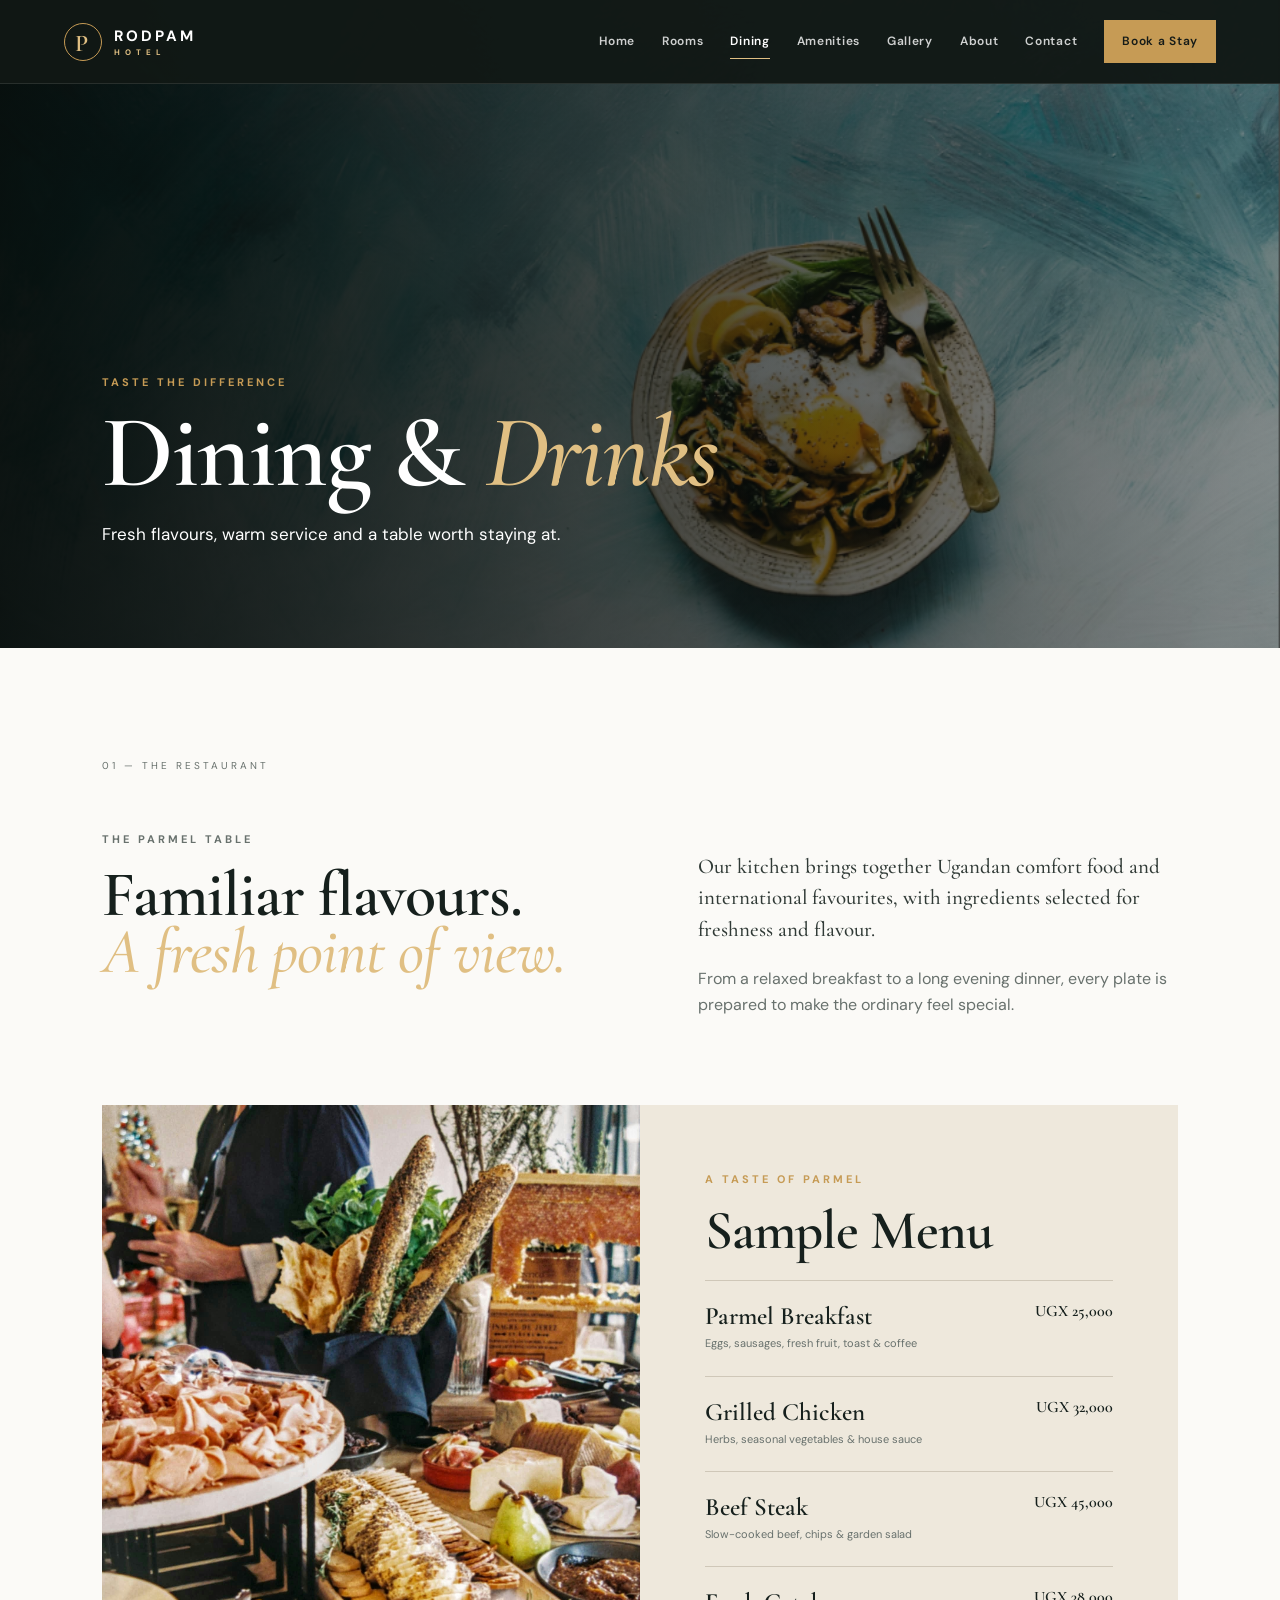
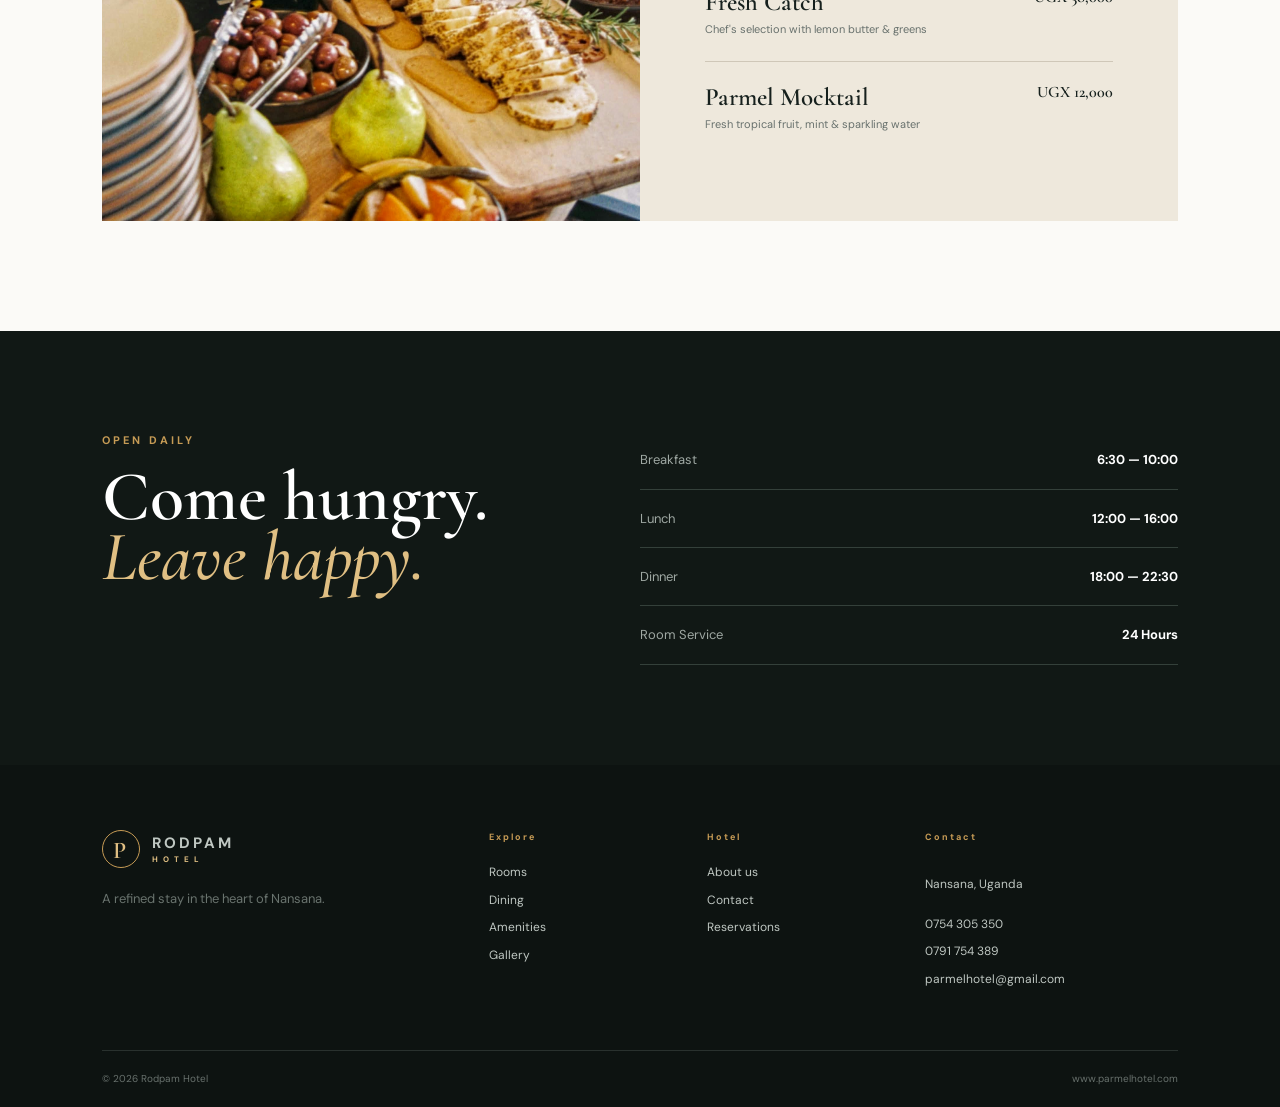
<file: dining.html>
<!DOCTYPE html>
<html lang="en">

<head>
    <meta charset="UTF-8">
    <meta name="viewport" content="width=device-width, initial-scale=1.0">
    <title>Dining | Parmel Hotel</title>
    <link rel="preconnect" href="https://fonts.googleapis.com">
    <link rel="preconnect" href="https://fonts.gstatic.com" crossorigin>
    <link
        href="https://fonts.googleapis.com/css2?family=Cormorant+Garamond:wght@500;600;700&family=DM+Sans:wght@400;500;600;700&display=swap"
        rel="stylesheet">
    <link rel="stylesheet" href="style.css">
</head>

<body>
    <header class="site-header"><a class="brand" href="index.html"><span class="brand-mark">P</span><span>RODPAM
                <small>HOTEL</small></span></a><button
            class="menu-toggle"><span></span><span></span><span></span></button>
        <nav class="nav"><a href="index.html">Home</a><a href="rooms.html">Rooms</a><a class="active"
                href="dining.html">Dining</a><a href="amenities.html">Amenities</a><a href="gallery.html">Gallery</a><a
                href="about.html">About</a><a href="contact.html">Contact</a><a class="nav-cta" href="booking.html">Book
                a Stay</a></nav>
    </header>
    <main>
        <section class="page-hero dining-hero">
            <div class="hero-overlay"></div>
            <div class="page-hero-content">
                <p class="eyebrow">TASTE THE DIFFERENCE</p>
                <h1>Dining & <em>Drinks</em></h1>
                <p>Fresh flavours, warm service and a table worth staying at.</p>
            </div>
        </section>
        <section class="section dining-section">
            <div class="section-label">01 — THE RESTAURANT</div>
            <div class="intro-grid">
                <div>
                    <p class="eyebrow">THE PARMEL TABLE</p>
                    <h2>Familiar flavours.<br><em>A fresh point of view.</em></h2>
                </div>
                <div>
                    <p class="lead">Our kitchen brings together Ugandan comfort food and international favourites, with
                        ingredients selected for freshness and flavour.</p>
                    <p>From a relaxed breakfast to a long evening dinner, every plate is prepared to make the ordinary
                        feel special.</p>
                </div>
            </div>
            <div class="menu-showcase">
                <div class="menu-image food1"></div>
                <div class="menu-panel">
                    <p class="eyebrow">A TASTE OF PARMEL</p>
                    <h2>Sample Menu</h2>
                    <div class="menu-item">
                        <div>
                            <h3>Parmel Breakfast</h3>
                            <p>Eggs, sausages, fresh fruit, toast & coffee</p>
                        </div><strong>UGX 25,000</strong>
                    </div>
                    <div class="menu-item">
                        <div>
                            <h3>Grilled Chicken</h3>
                            <p>Herbs, seasonal vegetables & house sauce</p>
                        </div><strong>UGX 32,000</strong>
                    </div>
                    <div class="menu-item">
                        <div>
                            <h3>Beef Steak</h3>
                            <p>Slow-cooked beef, chips & garden salad</p>
                        </div><strong>UGX 45,000</strong>
                    </div>
                    <div class="menu-item">
                        <div>
                            <h3>Fresh Catch</h3>
                            <p>Chef's selection with lemon butter & greens</p>
                        </div><strong>UGX 38,000</strong>
                    </div>
                    <div class="menu-item">
                        <div>
                            <h3>Parmel Mocktail</h3>
                            <p>Fresh tropical fruit, mint & sparkling water</p>
                        </div><strong>UGX 12,000</strong>
                    </div>
                </div>
            </div>
        </section>
        <section class="dark-section dining-hours">
            <div>
                <p class="eyebrow">OPEN DAILY</p>
                <h2>Come hungry.<br><em>Leave happy.</em></h2>
            </div>
            <div class="hours">
                <p><span>Breakfast</span><strong>6:30 — 10:00</strong></p>
                <p><span>Lunch</span><strong>12:00 — 16:00</strong></p>
                <p><span>Dinner</span><strong>18:00 — 22:30</strong></p>
                <p><span>Room Service</span><strong>24 Hours</strong></p>
            </div>
        </section>
    </main>
    <footer class="footer">
        <div class="footer-top">
            <div><a class="brand footer-brand" href="index.html"><span class="brand-mark">P</span><span>RODPAM
                        <small>HOTEL</small></span></a>
                <p class="footer-note">A refined stay in the heart of Nansana.</p>
            </div>
            <div class="footer-col">
                <h4>Explore</h4><a href="rooms.html">Rooms</a><a href="dining.html">Dining</a><a
                    href="amenities.html">Amenities</a><a href="gallery.html">Gallery</a>
            </div>
            <div class="footer-col">
                <h4>Hotel</h4><a href="about.html">About us</a><a href="contact.html">Contact</a><a
                    href="booking.html">Reservations</a>
            </div>
            <div class="footer-col">
                <h4>Contact</h4>
                <p>Nansana, Uganda</p><a href="tel:0754305350">0754 305 350</a><a href="tel:0791754389">0791 754
                    389</a><a href="mailto:parmelhotel@gmail.com">parmelhotel@gmail.com</a>
            </div>
        </div>
        <div class="footer-bottom"><span>© 2026 Rodpam Hotel</span><span>www.parmelhotel.com</span></div>
    </footer>
    <script src="main.js"></script>
</body>

</html>
</file>
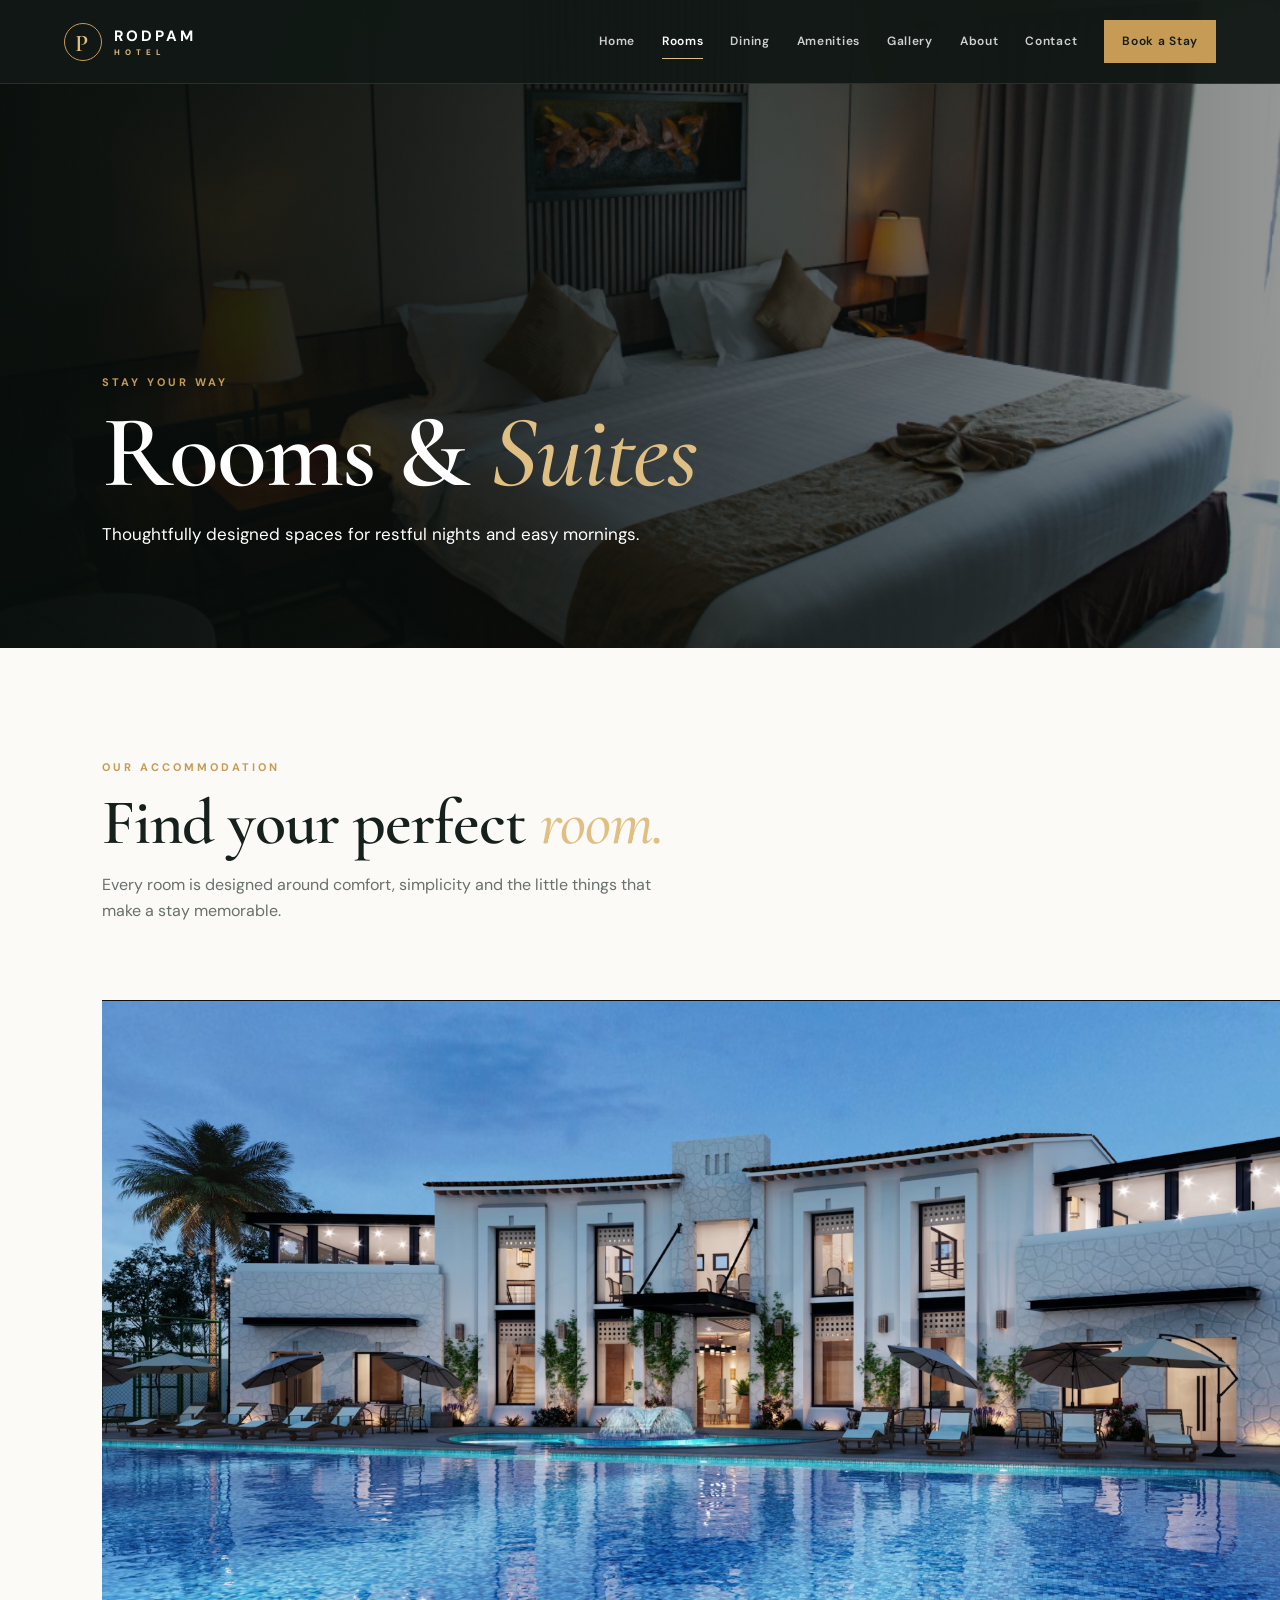
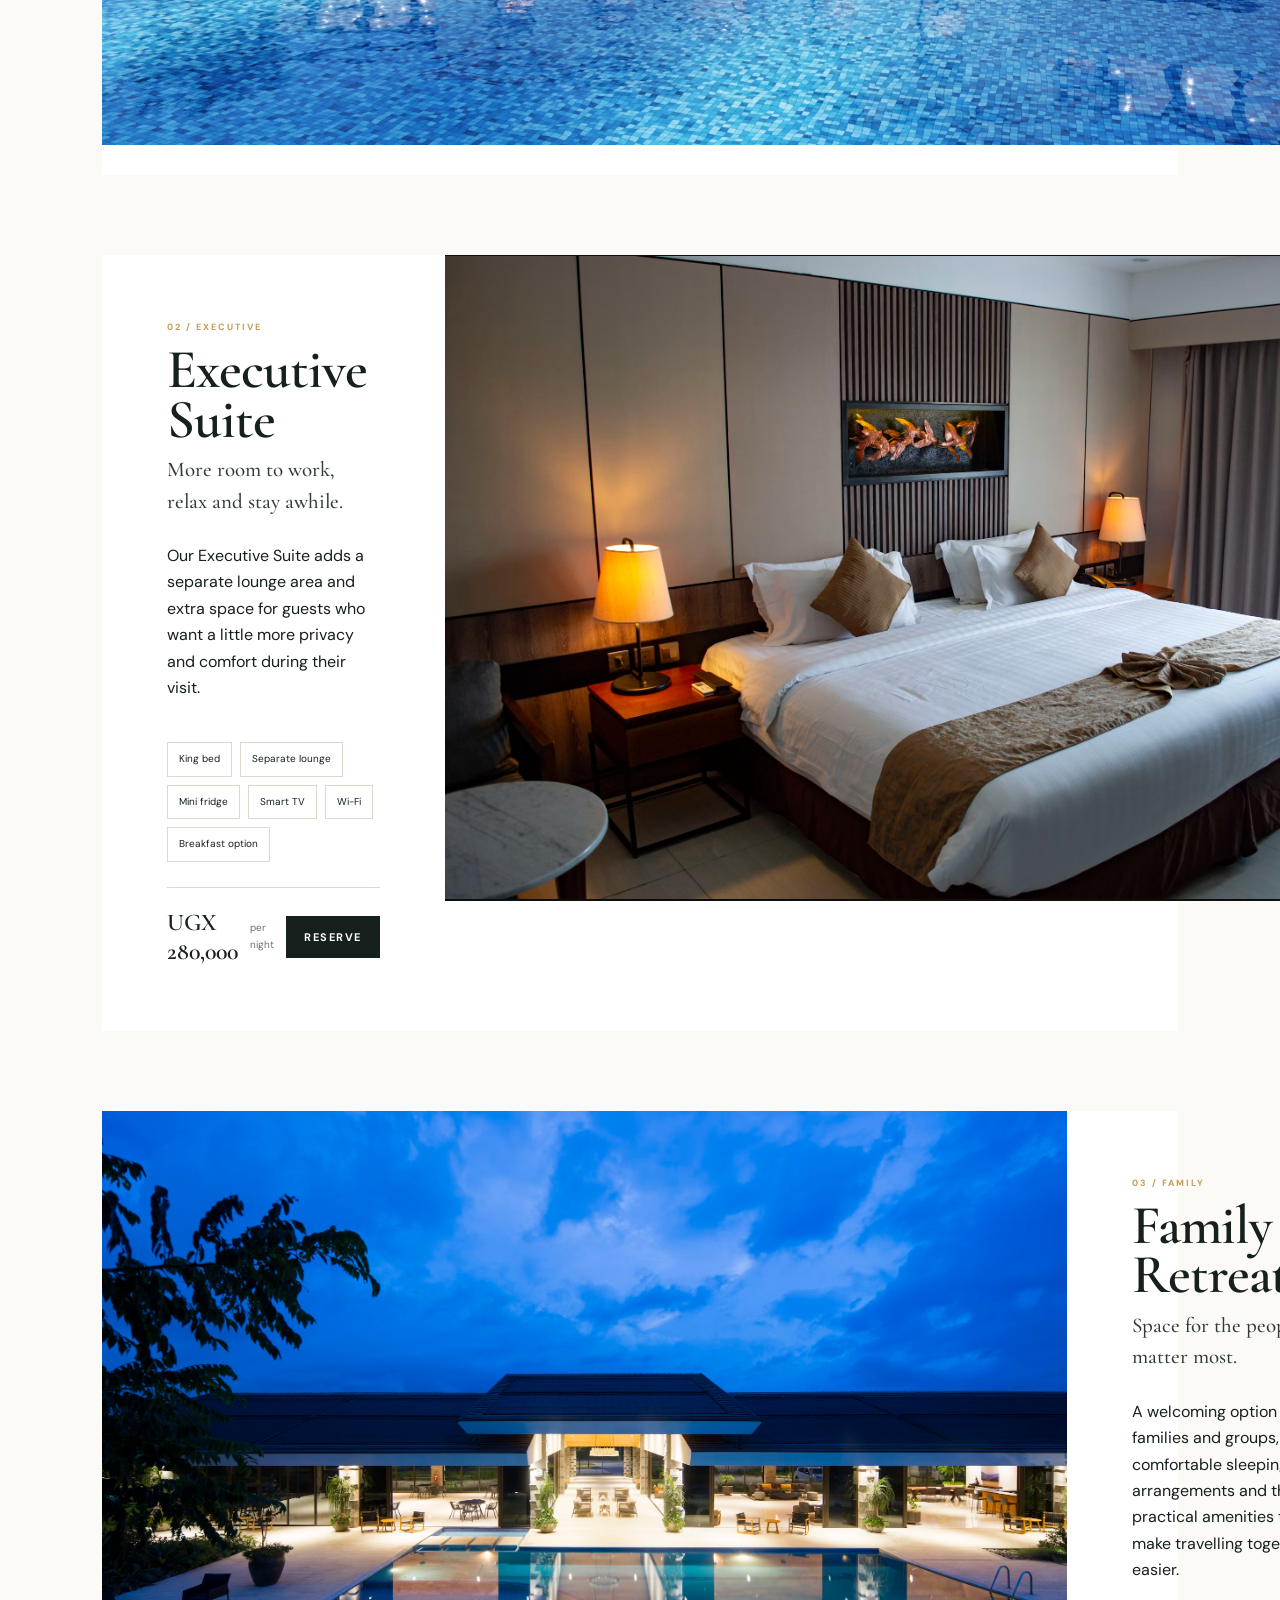
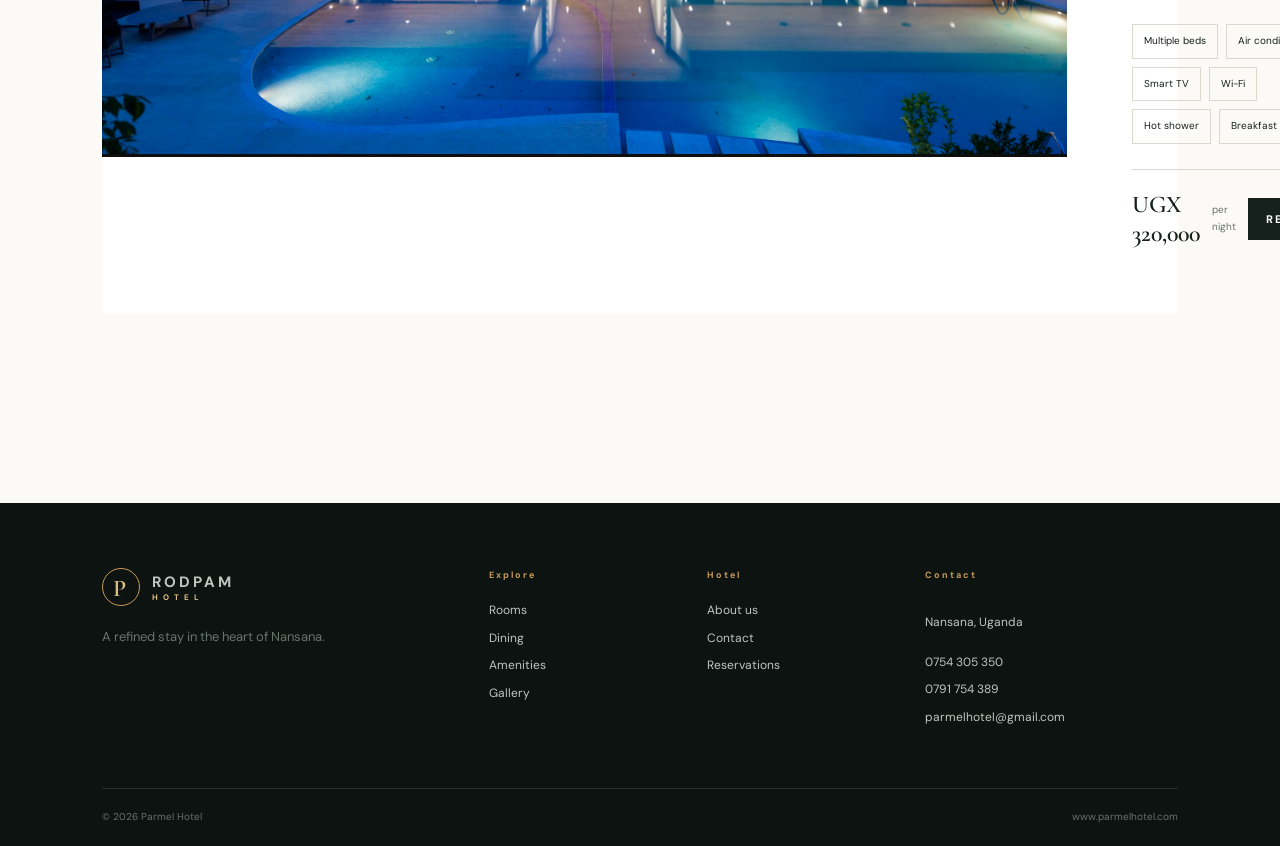
<file: rooms.html>
<!DOCTYPE html>
<html lang="en">

<head>
    <meta charset="UTF-8">
    <meta name="viewport" content="width=device-width, initial-scale=1.0">
    <title>Rooms & Suites | Parmel Hotel</title>
    <link rel="preconnect" href="https://fonts.googleapis.com">
    <link rel="preconnect" href="https://fonts.gstatic.com" crossorigin>
    <link
        href="https://fonts.googleapis.com/css2?family=Cormorant+Garamond:wght@500;600;700&family=DM+Sans:wght@400;500;600;700&display=swap"
        rel="stylesheet">
    <link rel="stylesheet" href="style.css">
</head>

<body>
    <header class="site-header"><a class="brand" href="index.html"><span class="brand-mark">P</span><span>RODPAM
                <small>HOTEL</small></span></a><button
            class="menu-toggle"><span></span><span></span><span></span></button>
        <nav class="nav"><a href="index.html">Home</a><a class="active" href="rooms.html">Rooms</a><a
                href="dining.html">Dining</a><a href="amenities.html">Amenities</a><a href="gallery.html">Gallery</a><a
                href="about.html">About</a><a href="contact.html">Contact</a><a class="nav-cta" href="booking.html">Book
                a Stay</a></nav>
    </header>
    <main>
        <section class="page-hero rooms-hero">
            <div class="hero-overlay"></div>
            <div class="page-hero-content">
                <p class="eyebrow">STAY YOUR WAY</p>
                <h1>Rooms & <em>Suites</em></h1>
                <p>Thoughtfully designed spaces for restful nights and easy mornings.</p>
            </div>
        </section>
        <section class="section room-list">
            <div class="section-intro">
                <p class="eyebrow">OUR ACCOMMODATION</p>
                <h2>Find your perfect <em>room.</em></h2>
                <p>Every room is designed around comfort, simplicity and the little things that make a stay memorable.
                </p>
            </div>
            <article class="large-room">
                <div class="large-room-img">
                    <img src="hero 1.png" alt="Deluxe King Room">
                </div>
                <div class="large-room-info"><span class="tag">01 / DELUXE</span>
                    <h2>Deluxe King</h2>
                    <p class="lead">Your private pause from the energy of the city.</p>
                    <p>Settle into a generous king bed, enjoy the natural light and use the dedicated workspace whenever
                        business calls. Ideal for couples and solo travellers.</p>
                    <div class="amenity-list"><span>King bed</span><span>Air conditioning</span><span>Smart
                            TV</span><span>Wi-Fi</span><span>Hot shower</span><span>Breakfast option</span></div>
                    <div class="room-price"><strong>UGX 180,000</strong><small>per night</small><a class="btn btn-dark"
                            href="booking.html">Reserve</a></div>
                </div>
            </article>
            <article class="large-room reverse">
                <div class="large-room-img">
                    <img src="rooms hero.png" alt="Deluxe King Room">
                </div>
                <div class="large-room-info"><span class="tag">02 / EXECUTIVE</span>
                    <h2>Executive Suite</h2>
                    <p class="lead">More room to work, relax and stay awhile.</p>
                    <p>Our Executive Suite adds a separate lounge area and extra space for guests who want a little more
                        privacy and comfort during their visit.</p>
                    <div class="amenity-list"><span>King bed</span><span>Separate lounge</span><span>Mini
                            fridge</span><span>Smart TV</span><span>Wi-Fi</span><span>Breakfast option</span></div>
                    <div class="room-price"><strong>UGX 280,000</strong><small>per night</small><a class="btn btn-dark"
                            href="booking.html">Reserve</a></div>
                </div>
            </article>
            <article class="large-room">
                <div class="large-room-img">
                    <img src="hero 2 index.png" alt="Deluxe King Room">
                </div>
                <div class="large-room-info"><span class="tag">03 / FAMILY</span>
                    <h2>Family Retreat</h2>
                    <p class="lead">Space for the people who matter most.</p>
                    <p>A welcoming option for families and groups, with comfortable sleeping arrangements and the
                        practical amenities that make travelling together easier.</p>
                    <div class="amenity-list"><span>Multiple beds</span><span>Air conditioning</span><span>Smart
                            TV</span><span>Wi-Fi</span><span>Hot shower</span><span>Breakfast option</span></div>
                    <div class="room-price"><strong>UGX 320,000</strong><small>per night</small><a class="btn btn-dark"
                            href="booking.html">Reserve</a></div>
                </div>
            </article>
        </section>
    </main>
    <footer class="footer">
        <div class="footer-top">
            <div><a class="brand footer-brand" href="index.html"><span class="brand-mark">P</span><span>RODPAM
                        <small>HOTEL</small></span></a>
                <p class="footer-note">A refined stay in the heart of Nansana.</p>
            </div>
            <div class="footer-col">
                <h4>Explore</h4><a href="rooms.html">Rooms</a><a href="dining.html">Dining</a><a
                    href="amenities.html">Amenities</a><a href="gallery.html">Gallery</a>
            </div>
            <div class="footer-col">
                <h4>Hotel</h4><a href="about.html">About us</a><a href="contact.html">Contact</a><a
                    href="booking.html">Reservations</a>
            </div>
            <div class="footer-col">
                <h4>Contact</h4>
                <p>Nansana, Uganda</p><a href="tel:0754305350">0754 305 350</a><a href="tel:0791754389">0791 754
                    389</a><a href="mailto:parmelhotel@gmail.com">parmelhotel@gmail.com</a>
            </div>
        </div>
        <div class="footer-bottom"><span>© 2026 Parmel Hotel</span><span>www.parmelhotel.com</span></div>
    </footer>
    <script src="main.js"></script>
</body>

</html>
</file>
<file: style.css>
:root {
    --ink: #16201d;
    --cream: #f5f1e9;
    --paper: #fbfaf7;
    --gold: #c69b55;
    --gold2: #e0bf83;
    --muted: #68716d;
    --line: #ddd8cf;
    --dark: #111815;
    --white: #fff;
    --serif: "Cormorant Garamond", Georgia, serif;
    --sans: "DM Sans", Arial, sans-serif
}

* {
    box-sizing: border-box
}

html {
    scroll-behavior: smooth
}

body {
    margin: 0;
    background: var(--paper);
    color: var(--ink);
    font-family: var(--sans);
    line-height: 1.65
}

a {
    text-decoration: none;
    color: inherit
}

button,
input,
select,
textarea {
    font: inherit
}

.site-header {
    height: 84px;
    position: fixed;
    top: 0;
    left: 0;
    right: 0;
    z-index: 1000;
    display: flex;
    align-items: center;
    justify-content: space-between;
    padding: 0 5vw;
    background: rgba(17, 24, 21, .96);
    color: #fff;
    border-bottom: 1px solid rgba(255, 255, 255, .1);
    transition: .3s
}

.site-header.scrolled {
    height: 68px;
    box-shadow: 0 8px 30px #0002
}

.brand {
    display: flex;
    align-items: center;
    gap: 12px;
    font-weight: 700;
    letter-spacing: 3px;
    font-size: 15px
}

.brand small {
    display: block;
    font-size: 8px;
    letter-spacing: 5px;
    color: var(--gold2);
    margin-top: -3px
}

.brand-mark {
    width: 38px;
    height: 38px;
    border: 1px solid var(--gold);
    border-radius: 50%;
    display: grid;
    place-items: center;
    color: var(--gold2);
    font-family: var(--serif);
    font-size: 24px;
    font-weight: 600
}

.nav {
    display: flex;
    align-items: center;
    gap: 27px;
    font-size: 12px;
    font-weight: 600;
    letter-spacing: .7px
}

.nav a {
    opacity: .8;
    position: relative;
    padding: 8px 0
}

.nav a:not(.nav-cta):after {
    content: "";
    position: absolute;
    bottom: 0;
    left: 0;
    width: 0;
    height: 1px;
    background: var(--gold2);
    transition: .25s
}

.nav a:hover,
.nav a.active {
    opacity: 1
}

.nav a:hover:after,
.nav a.active:after {
    width: 100%
}

.nav-cta {
    background: var(--gold);
    color: #151b18 !important;
    padding: 12px 18px !important;
    opacity: 1 !important
}

.menu-toggle {
    display: none;
    background: none;
    border: 0;
    color: #fff
}

.hero {
    min-height: 100vh;
    position: relative;
    background: center/cover no-repeat url("hero\ 1.png");
    display: flex;
    align-items: center
}

.hero-overlay,
.page-hero:after {
    position: absolute;
    inset: 0;
    background: linear-gradient(90deg, rgba(7, 13, 11, .78), rgba(7, 13, 11, .3) 60%, rgba(7, 13, 11, .15));
    content: ""
}

.hero-content {
    position: relative;
    z-index: 1;
    color: #fff;
    max-width: 760px;
    margin-left: 10vw;
    padding-top: 70px
}

.eyebrow {
    font-size: 11px;
    letter-spacing: 3px;
    font-weight: 700;
    color: var(--gold);
    margin: 0 0 18px
}

.hero h1,
.page-hero h1 {
    font: 600 clamp(58px, 8vw, 108px)/.84 var(--serif);
    margin: 0;
    letter-spacing: -2px
}

.hero h1 em,
.page-hero h1 em,
h1 em,
h2 em,
blockquote em {
    font-style: italic;
    color: var(--gold2);
    font-weight: 500
}

.hero-copy {
    max-width: 520px;
    font-size: 17px;
    margin: 28px 0 32px;
    color: #eee
}

.hero-actions {
    display: flex;
    align-items: center;
    gap: 30px
}

.btn {
    display: inline-flex;
    align-items: center;
    justify-content: center;
    gap: 12px;
    border: 0;
    padding: 15px 25px;
    font-size: 11px;
    letter-spacing: 1.5px;
    text-transform: uppercase;
    font-weight: 700;
    cursor: pointer;
    transition: .25s
}

.btn-gold {
    background: var(--gold);
    color: #151b18
}

.btn-gold:hover {
    background: var(--gold2);
    transform: translateY(-2px)
}

.btn-dark {
    background: var(--ink);
    color: #fff
}

.btn-dark:hover {
    background: #26352f;
    transform: translateY(-2px)
}

.btn-outline {
    border: 1px solid var(--gold);
    color: var(--gold2);
    background: transparent
}

.btn-outline:hover {
    background: var(--gold);
    color: var(--ink)
}

.text-link {
    font-size: 12px;
    font-weight: 700;
    letter-spacing: 1px
}

.text-link span,
.arrow-link span {
    color: var(--gold);
    font-size: 18px;
    margin-left: 6px
}

.hero-scroll {
    position: absolute;
    z-index: 2;
    bottom: 30px;
    left: 10vw;
    color: #fff;
    font-size: 9px;
    letter-spacing: 3px;
    display: flex;
    gap: 13px;
    align-items: center
}

.hero-scroll span {
    width: 70px;
    height: 1px;
    background: #fff
}

.section {
    padding: 110px 8vw
}

.section-label {
    font-size: 10px;
    letter-spacing: 3px;
    color: var(--muted);
    margin-bottom: 55px
}

.intro-grid {
    display: grid;
    grid-template-columns: 1fr 1fr;
    gap: 9vw
}

.intro-grid h2,
.section h2 {
    font: 600 clamp(44px, 5vw, 72px)/.9 var(--serif);
    margin: 0 0 25px;
    letter-spacing: -1px
}

.lead {
    font: 500 21px/1.5 var(--serif);
    color: #303a36
}

.intro-grid p:not(.lead) {
    color: var(--muted);
    max-width: 560px
}

.arrow-link {
    display: inline-block;
    margin-top: 18px;
    font-size: 11px;
    text-transform: uppercase;
    letter-spacing: 1.5px;
    font-weight: 700
}

.feature-image {
    height: 72vh;
    background: center/cover url("hero\ 2\ index.png");
    position: relative
}

.feature-image:after {
    content: "";
    position: absolute;
    inset: 0;
    background: linear-gradient(0deg, #0009, transparent 60%)
}

.feature-caption {
    position: absolute;
    z-index: 1;
    bottom: 65px;
    left: 8vw;
    color: #fff
}

.feature-caption span {
    color: var(--gold);
    font-size: 11px;
    letter-spacing: 2px
}

.feature-caption h3 {
    font: 600 55px/.9 var(--serif);
    margin: 12px 0
}

.section-head {
    display: flex;
    align-items: end;
    justify-content: space-between;
    margin-bottom: 45px
}

.card-grid {
    display: grid;
    gap: 28px
}

.three {
    grid-template-columns: repeat(3, 1fr)
}

.room-card {
    background: #fff;
    border: 1px solid var(--line)
}

.room-img {
    height: 320px;
    background: center/cover
}

.room1 {
    background-image: url("rooms\ hero.png")
}

.room2 {
    background-image: url("index\ 1.png")
}

.room3 {
    background-image: url("index\ family\ retreat.png")
}

.card-body {
    padding: 27px
}

.tag {
    font-size: 9px;
    letter-spacing: 2px;
    color: var(--gold);
    font-weight: 700
}

.card-body h3 {
    font: 600 34px var(--serif);
    margin: 9px 0
}

.card-body p {
    font-size: 13px;
    color: var(--muted)
}

.card-bottom {
    display: flex;
    justify-content: space-between;
    border-top: 1px solid var(--line);
    margin-top: 25px;
    padding-top: 18px;
    font-size: 11px
}

.card-bottom strong {
    font-size: 11px
}

.card-bottom a {
    color: #9b7131;
    font-weight: 700
}

.dark-section {
    background: var(--dark);
    color: #fff;
    display: grid;
    grid-template-columns: 1fr 1fr
}

.split-image {
    min-height: 650px;
    background: center/cover
}

.dining-img {
    background-image: url("snacks.jpg")
}

.split-content {
    padding: 110px 9vw;
    align-self: center
}

.split-content h2,
.dark-section h2 {
    font: 600 70px/.85 var(--serif);
    margin: 0 0 30px
}

.split-content p {
    color: #c3c9c5;
    max-width: 480px;
    margin-bottom: 35px
}

.amenity-grid {
    display: grid;
    grid-template-columns: repeat(4, 1fr);
    border-top: 1px solid var(--line)
}

.amenity-grid>div {
    padding: 35px 25px 10px;
    border-right: 1px solid var(--line)
}

.amenity-grid span {
    color: var(--gold);
    font-size: 28px
}

.amenity-grid h3 {
    font: 600 24px var(--serif);
    margin: 10px 0 4px
}

.amenity-grid p {
    font-size: 12px;
    color: var(--muted)
}

.quote-section {
    background: #ebe5d9;
    padding: 130px 8vw;
    text-align: center
}

.quote-inner {
    max-width: 900px;
    margin: auto
}

.quote-mark {
    font: 90px var(--serif);
    color: var(--gold);
    line-height: .5
}

.quote-section blockquote {
    font: 600 clamp(42px, 5vw, 70px)/.95 var(--serif);
    margin: 20px 0 30px
}

.quote-section p {
    font-size: 10px;
    letter-spacing: 3px;
    color: var(--muted)
}

.cta-banner {
    background: var(--gold);
    padding: 65px 8vw;
    display: flex;
    justify-content: space-between;
    align-items: center
}

.cta-banner .eyebrow {
    color: #55401f
}

.cta-banner h2 {
    font: 600 55px/.9 var(--serif);
    margin: 0
}

.cta-banner .btn {
    background: var(--dark);
    color: #fff
}

.footer {
    background: #0d1311;
    color: #bfc7c2;
    padding: 65px 8vw 20px
}

.footer-top {
    display: grid;
    grid-template-columns: 2fr 1fr 1fr 1.5fr;
    gap: 50px;
    padding-bottom: 60px
}

.footer-note {
    color: #69736e;
    font-size: 13px;
    margin-top: 20px
}

.footer-col {
    display: flex;
    flex-direction: column;
    gap: 8px;
    font-size: 12px
}

.footer-col h4 {
    font-size: 9px;
    letter-spacing: 2px;
    color: var(--gold);
    margin: 0 0 10px
}

.footer-col a:hover {
    color: #fff
}

.footer-bottom {
    border-top: 1px solid #29312e;
    padding-top: 20px;
    display: flex;
    justify-content: space-between;
    font-size: 10px;
    color: #68716d
}

.page-hero {
    height: 72vh;
    min-height: 560px;
    position: relative;
    background: center/cover
}

.page-hero:after {
    background: linear-gradient(90deg, #080e0ccc, #080e0c55)
}

.page-hero-content {
    position: absolute;
    z-index: 2;
    left: 8vw;
    bottom: 100px;
    color: #fff
}

.page-hero-content>p:last-child {
    max-width: 550px;
    margin: 25px 0 0;
    font-size: 17px
}

.rooms-hero {
    background-image: url("rooms\ hero.png")
}

.dining-hero {
    background-image: url("dining\ hero.png")
}

.amenities-hero {
    background-image: url("amenities\ hero.png")
}

.gallery-hero {
    background-image: url("hero\ 1.png")
}

.about-hero {
    background-image: url("about\ hero.png")
}

.contact-hero {
    background-image: url("poolview.jpg")
}

.booking-hero {
    background-image: url("tall\ trees.jpg")
}

.section-intro {
    max-width: 700px;
    margin-bottom: 75px
}

.section-intro h2 {
    margin-bottom: 20px
}

.section-intro>p:last-child {
    color: var(--muted);
    max-width: 580px
}

.large-room {
    display: grid;
    grid-template-columns: 1.05fr 1fr;
    min-height: 580px;
    margin-bottom: 80px;
    background: #fff
}

.large-room.reverse {
    grid-template-columns: 1fr 1.05fr
}

.large-room.reverse .large-room-img {
    order: 2
}

.large-room-info {
    padding: 65px;
    display: flex;
    flex-direction: column;
    justify-content: center
}

.large-room-info h2 {
    font-size: 55px;
    margin: 10px 0
}

.large-room-info .lead {
    margin: 0 0 10px
}

.large-room-img {
    background: center/cover
}

.amenity-list {
    display: flex;
    flex-wrap: wrap;
    gap: 8px;
    margin: 25px 0
}

.amenity-list span {
    font-size: 10px;
    border: 1px solid var(--line);
    padding: 8px 11px
}

.room-price {
    border-top: 1px solid var(--line);
    padding-top: 20px;
    display: flex;
    align-items: center;
    gap: 12px
}

.room-price strong {
    font: 600 24px var(--serif)
}

.room-price small {
    color: var(--muted);
    font-size: 10px;
    margin-right: auto
}

.room-price .btn {
    padding: 12px 18px
}

.dining-section .intro-grid {
    margin-bottom: 70px
}

.menu-showcase {
    display: grid;
    grid-template-columns: 1fr 1fr
}

.menu-image {
    min-height: 680px;
    background: center/cover
}

.food1 {
    background-image: url("foodz.jpg")
}

.menu-panel {
    background: #eee8dc;
    padding: 65px
}

.menu-panel h2 {
    font-size: 55px
}

.menu-item {
    display: flex;
    justify-content: space-between;
    gap: 20px;
    padding: 20px 0;
    border-top: 1px solid #cfc7b8
}

.menu-item h3 {
    font: 600 25px var(--serif);
    margin: 0
}

.menu-item p {
    font-size: 11px;
    color: var(--muted);
    margin: 3px 0
}

.menu-item strong {
    font: 600 16px var(--serif);
    white-space: nowrap
}

.dining-hours {
    padding: 100px 8vw;
    display: grid;
    grid-template-columns: 1fr 1fr
}

.hours {
    max-width: 600px
}

.hours p {
    display: flex;
    justify-content: space-between;
    border-bottom: 1px solid #34403a;
    padding: 18px 0;
    margin: 0;
    color: #9fa8a3;
    font-size: 13px
}

.hours strong {
    color: #fff
}

.amenities-large {
    display: grid;
    grid-template-columns: repeat(3, 1fr);
    border-top: 1px solid var(--line)
}

.amenities-large article {
    padding: 45px 30px 55px;
    border-right: 1px solid var(--line);
    border-bottom: 1px solid var(--line)
}

.amenity-icon {
    font-size: 30px;
    color: var(--gold);
    height: 45px
}

.amenities-large h3 {
    font: 600 30px var(--serif);
    margin: 15px 0 7px
}

.amenities-large p {
    font-size: 12px;
    color: var(--muted);
    max-width: 330px
}

.amenities-photo {
    margin-top: 0;
    background-image: url("hero\ 2\ index.png")
}

.gallery-head {
    margin-bottom: 50px
}

.gallery-grid {
    display: grid;
    grid-template-columns: repeat(4, 1fr);
    grid-auto-rows: 260px;
    gap: 14px
}

.gallery-item {
    border: 0;
    padding: 0;
    background: center/cover;
    position: relative;
    overflow: hidden;
    cursor: pointer
}

.gallery-item:after {
    content: "";
    position: absolute;
    inset: 0;
    background: #0003;
    opacity: 0;
    transition: .3s
}

.gallery-item span {
    position: absolute;
    z-index: 2;
    left: 20px;
    bottom: 18px;
    color: #fff;
    font-size: 11px;
    letter-spacing: 1px;
    opacity: 0;
    transition: .3s
}

.gallery-item:hover:after,
.gallery-item:hover span {
    opacity: 1
}

.g1 {
    background-image: url("compound.jpg");
    grid-row: span 2
}

.g2 {
    background-image: url("tall\ trees.jpg")
}

.g3 {
    background-image: url("hero\ 2\ index.png")
}

.g4 {
    background-image: url("poolview.jpg")
}

.g5 {
    background-image: url("rooms\ hero.png");
    grid-column: span 2
}

.g6 {
    background-image: url("brekfast.jpg")
}

.g7 {
    background-image: url("kitchenware.jpg")
}

.g8 {
    background-image: url("restaurant.png");
    grid-column: span 2
}

.lightbox {
    position: fixed;
    inset: 0;
    background: #000e;
    z-index: 2000;
    display: none;
    align-items: center;
    justify-content: center;
    padding: 5vw
}

.lightbox.open {
    display: flex
}

.lightbox img {
    max-width: 92vw;
    max-height: 88vh
}

.lightbox-close {
    position: absolute;
    right: 30px;
    top: 20px;
    background: none;
    border: 0;
    color: #fff;
    font-size: 45px;
    cursor: pointer
}

.values {
    padding: 100px 8vw;
    grid-template-columns: 1fr 1.4fr;
    gap: 10vw
}

.values-list>div {
    border-bottom: 1px solid #34403a;
    padding: 25px 0
}

.values-list span {
    color: var(--gold);
    font-size: 10px;
    letter-spacing: 2px
}

.values-list h3 {
    font: 600 32px var(--serif);
    margin: 4px 0
}

.values-list p {
    color: #9da7a2;
    font-size: 12px
}

.stats {
    display: grid;
    grid-template-columns: repeat(4, 1fr);
    border-top: 1px solid var(--line)
}

.stats div {
    padding: 35px 20px;
    border-right: 1px solid var(--line)
}

.stats strong {
    display: block;
    font: 600 58px var(--serif);
    color: var(--gold)
}

.stats span {
    font-size: 10px;
    letter-spacing: 1px;
    color: var(--muted)
}

.contact-grid,
.booking-layout {
    display: grid;
    grid-template-columns: 1fr 1fr;
    gap: 10vw
}

.contact-details {
    margin-top: 50px;
    display: grid;
    grid-template-columns: 1fr 1fr;
    gap: 35px
}

.contact-details span {
    display: block;
    color: var(--gold);
    font-size: 9px;
    letter-spacing: 2px;
    margin-bottom: 8px
}

.contact-details a,
.contact-details p {
    display: block;
    font-size: 13px;
    margin: 2px 0
}

.contact-form,
.booking-form {
    background: #fff;
    padding: 50px;
    border: 1px solid var(--line)
}

label {
    display: block;
    font-size: 10px;
    letter-spacing: 1px;
    font-weight: 700;
    margin-bottom: 22px
}

input,
select,
textarea {
    display: block;
    width: 100%;
    margin-top: 8px;
    border: 1px solid var(--line);
    background: #faf9f6;
    padding: 14px;
    color: var(--ink);
    outline: none
}

input:focus,
select:focus,
textarea:focus {
    border-color: var(--gold)
}

textarea {
    resize: vertical
}

.form-row {
    display: grid;
    grid-template-columns: 1fr 1fr;
    gap: 18px
}

.form-message {
    font-size: 11px;
    color: #8a672d;
    margin: 15px 0 0
}

.map-placeholder {
    height: 420px;
    background: linear-gradient(#19221fbb, #19221fbb), url("sky\ buildings.jpg") center/cover;
    display: grid;
    place-items: center;
    text-align: center;
    color: #fff
}

.map-placeholder span {
    font-size: 10px;
    letter-spacing: 3px;
    color: var(--gold)
}

.map-placeholder h2 {
    font: 600 50px var(--serif);
    margin: 10px
}

.map-placeholder p {
    font-size: 12px;
    color: #ccd2cf
}

.booking-copy>p:not(.eyebrow) {
    max-width: 480px;
    color: var(--muted)
}

.booking-note {
    border-left: 2px solid var(--gold);
    padding-left: 20px;
    margin-top: 45px;
    display: flex;
    flex-direction: column;
    gap: 4px;
    font-size: 13px
}

.booking-note strong {
    font-size: 10px;
    letter-spacing: 2px;
    text-transform: uppercase
}

.booking-note a {
    color: #947033
}

.reveal {
    animation: rise .9s ease both
}

@keyframes rise {
    from {
        opacity: 0;
        transform: translateY(25px)
    }

    to {
        opacity: 1;
        transform: none
    }
}

/* =========================================================
   RESPONSIVE DESIGN
   Cleaned and consolidated mobile/tablet rules
========================================================= */

/* Desktop hamburger stays hidden */
.menu-toggle {
    display: none;
    align-items: center;
    justify-content: center;
    flex-direction: column;
    gap: 5px;
    width: 42px;
    height: 42px;
    padding: 10px;
    border: 1px solid rgba(255,255,255,.25);
    background: transparent;
    color: #fff;
    cursor: pointer;
    flex-shrink: 0;
    position: relative;
    z-index: 1101;
}

.menu-toggle span {
    display: block;
    width: 22px;
    height: 2px;
    background: #fff;
    transition: transform .3s ease, opacity .3s ease;
}

/* Tablet */
@media (max-width: 1000px) {
    .nav {
        gap: 14px;
    }

    .three {
        grid-template-columns: 1fr 1fr;
    }

    .footer-top {
        grid-template-columns: 1.5fr 1fr 1fr;
    }

    .nav-cta {
        display: none;
    }

    .amenity-grid {
        grid-template-columns: 1fr 1fr;
    }

    .gallery-grid {
        grid-template-columns: repeat(2, 1fr);
    }

    .contact-grid,
    .booking-layout {
        gap: 5vw;
    }

    .values {
        grid-template-columns: 1fr 1fr;
    }
}

/* =========================================================
   PHONES / SMALL TABLETS
========================================================= */
@media (max-width: 760px) {

    .site-header {
        height: 72px;
        padding: 0 5vw;
    }

    .site-header.scrolled {
        height: 68px;
    }

    /* Show hamburger */
    .menu-toggle {
        display: flex;
    }

    /* Hamburger -> X */
    .menu-toggle.active span:nth-child(1) {
        transform: translateY(7px) rotate(45deg);
    }

    .menu-toggle.active span:nth-child(2) {
        opacity: 0;
    }

    .menu-toggle.active span:nth-child(3) {
        transform: translateY(-7px) rotate(-45deg);
    }

    /* Mobile dropdown */
    .nav {
        position: fixed;
        top: 72px;
        right: 5vw;
        left: auto;
        width: min(280px, 90vw);
        max-height: calc(100vh - 88px);
        overflow-y: auto;

        display: none;
        flex-direction: column;
        align-items: stretch;
        gap: 0;

        padding: 12px 18px 18px;
        background: rgba(17,24,21,.98);
        border: 1px solid rgba(255,255,255,.12);
        box-shadow: 0 18px 45px rgba(0,0,0,.4);
        backdrop-filter: blur(10px);
        -webkit-backdrop-filter: blur(10px);
        z-index: 1100;
    }

    .nav.open {
        display: flex;
    }

    .nav a,
    .nav a:not(.nav-cta) {
        width: 100%;
        padding: 13px 4px;
        opacity: 1;
        border-bottom: 1px solid rgba(255,255,255,.08);
    }

    .nav a:not(.nav-cta):after {
        display: none;
    }

    .nav a:hover,
    .nav a.active {
        color: var(--gold2);
    }

    .nav .nav-cta {
        display: flex !important;
        margin-top: 12px;
        padding: 13px 15px !important;
        border-bottom: 0;
        text-align: center;
    }

    .hero-content {
        margin-left: 7vw;
        padding-right: 7vw;
    }

    .hero h1 {
        font-size: 65px;
    }

    .hero-copy {
        font-size: 15px;
    }

    .hero-actions {
        flex-wrap: wrap;
    }

    .section {
        padding: 75px 7vw;
    }

    .intro-grid,
    .dark-section,
    .dining-hours,
    .large-room,
    .large-room.reverse,
    .contact-grid,
    .booking-layout {
        grid-template-columns: 1fr;
    }

    .large-room.reverse .large-room-img {
        order: 0;
    }

    .large-room-info {
        padding: 40px 28px;
    }

    .large-room-img {
        overflow: hidden;
        min-height: 580px;
    }

    .large-room-img img {
    width: 100%;
    height: 100%;
    min-height: 580px;
    object-fit: cover;
    display: block;
}

    .split-image {
        min-height: 420px;
    }

    .split-content {
        padding: 70px 7vw;
    }

    .split-content h2,
    .dark-section h2 {
        font-size: 58px;
    }

    .section-head {
        align-items: flex-start;
        gap: 20px;
        flex-direction: column;
    }

    .three {
        grid-template-columns: 1fr;
    }

    .room-img {
        height: 350px;
    }

    .amenity-grid {
        grid-template-columns: 1fr 1fr;
    }

    .amenity-grid > div {
        padding: 25px 12px;
    }

    .cta-banner {
        flex-direction: column;
        align-items: flex-start;
        gap: 25px;
    }

    .cta-banner h2 {
        font-size: 43px;
    }

    .footer-top {
        grid-template-columns: 1fr 1fr;
        gap: 40px;
    }

    .footer-bottom {
        gap: 15px;
        flex-direction: column;
    }

    .page-hero {
        height: 65vh;
        min-height: 500px;
    }

    .page-hero-content {
        left: 7vw;
        bottom: 70px;
        padding-right: 7vw;
    }

    .page-hero h1 {
        font-size: 68px;
    }

    .menu-showcase {
        grid-template-columns: 1fr;
    }

    .menu-image {
        min-height: 420px;
    }

    .menu-panel {
        padding: 40px 25px;
    }

    .amenities-large {
        grid-template-columns: 1fr;
    }

    .gallery-grid {
        grid-template-columns: 1fr 1fr;
        grid-auto-rows: 200px;
    }

    .g1,
    .g5,
    .g8 {
        grid-column: auto;
        grid-row: auto;
    }

    .stats {
        grid-template-columns: 1fr 1fr;
    }

    .contact-details {
        grid-template-columns: 1fr;
    }

    .contact-form,
    .booking-form {
        padding: 30px 22px;
    }

    .form-row {
        grid-template-columns: 1fr;
    }

    .feature-image {
        height: 55vh;
    }

    .feature-caption h3 {
        font-size: 45px;
    }
}

/* =========================================================
   VERY SMALL PHONES
========================================================= */
@media (max-width: 450px) {
    .brand {
        font-size: 13px;
    }

    .brand-mark {
        width: 34px;
        height: 34px;
    }

    .hero h1,
    .page-hero h1 {
        font-size: 55px;
    }

    .hero-scroll {
        display: none;
    }

    .amenity-grid {
        grid-template-columns: 1fr;
    }

    .gallery-grid {
        grid-template-columns: 1fr;
    }

    .gallery-item {
        height: 270px;
    }

    .stats strong {
        font-size: 45px;
    }

    .nav {
        right: 4vw;
        width: 92vw;
    }
}
</file>
